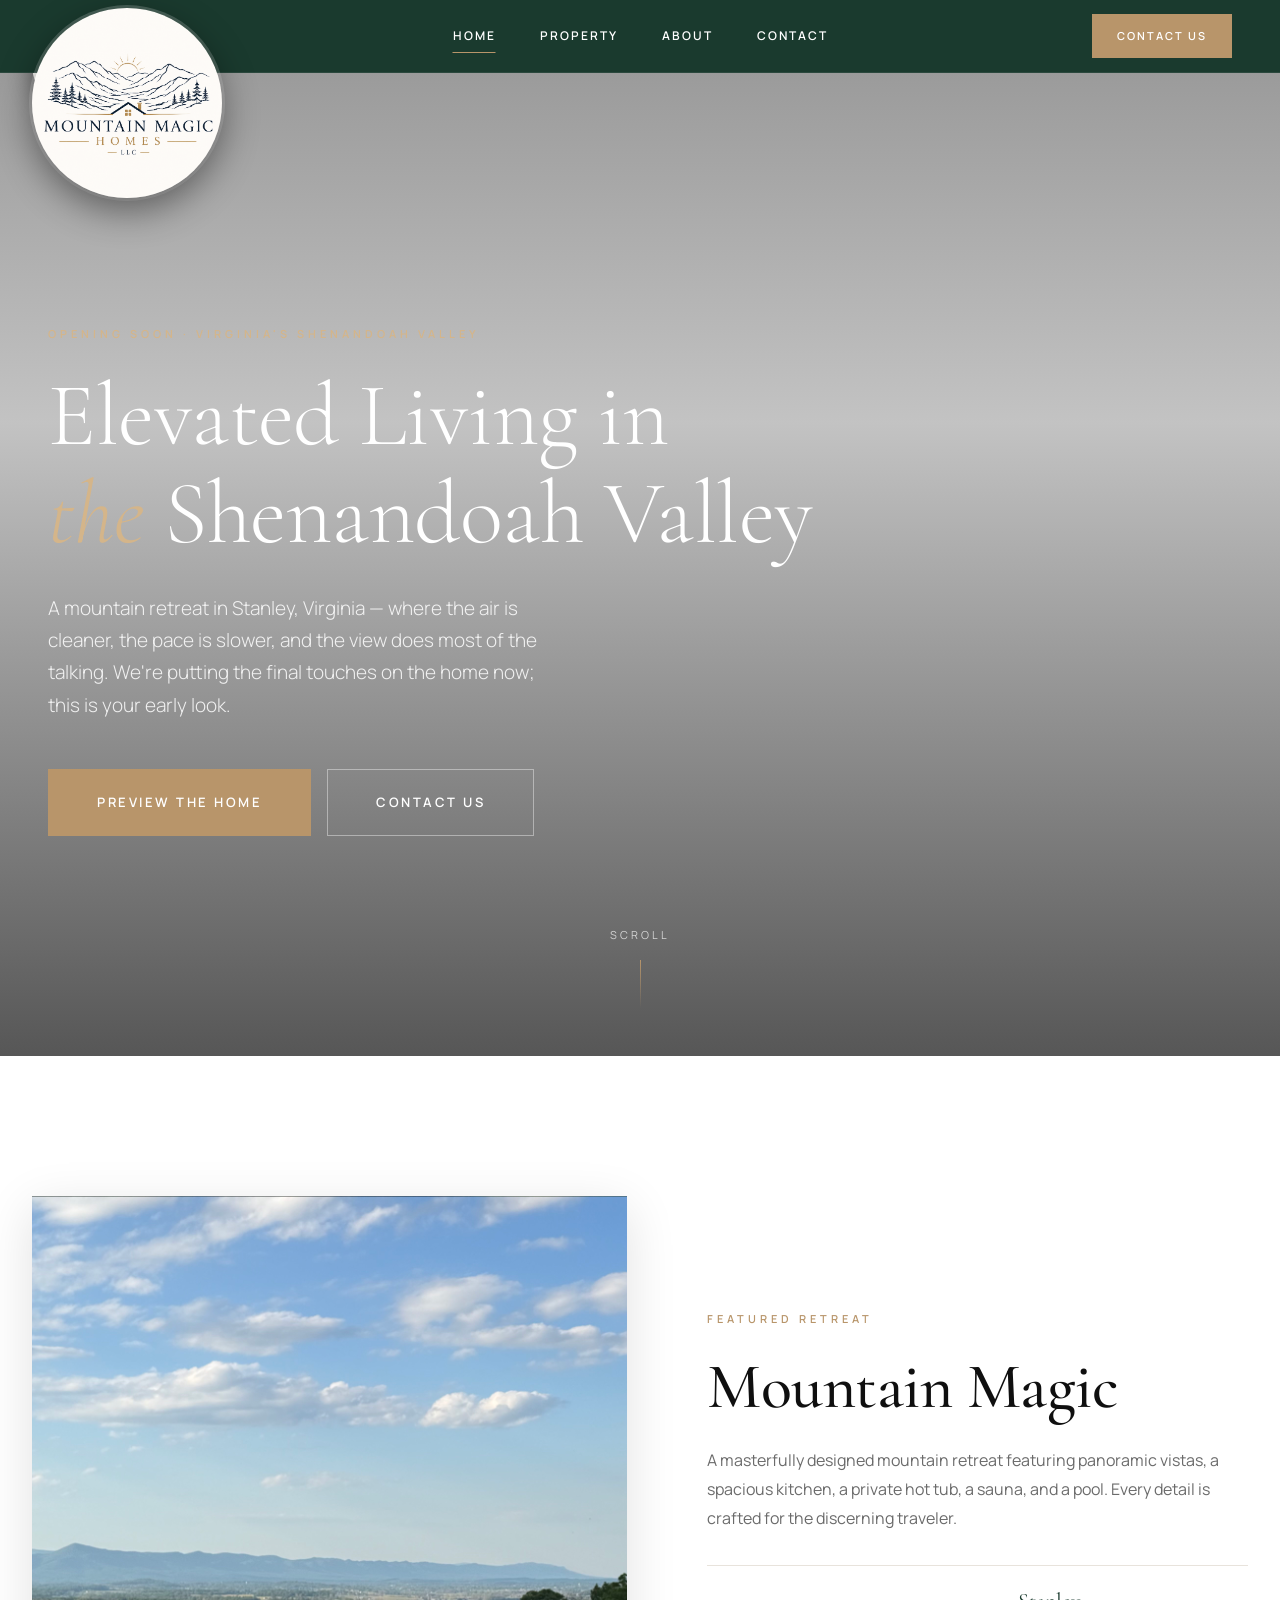
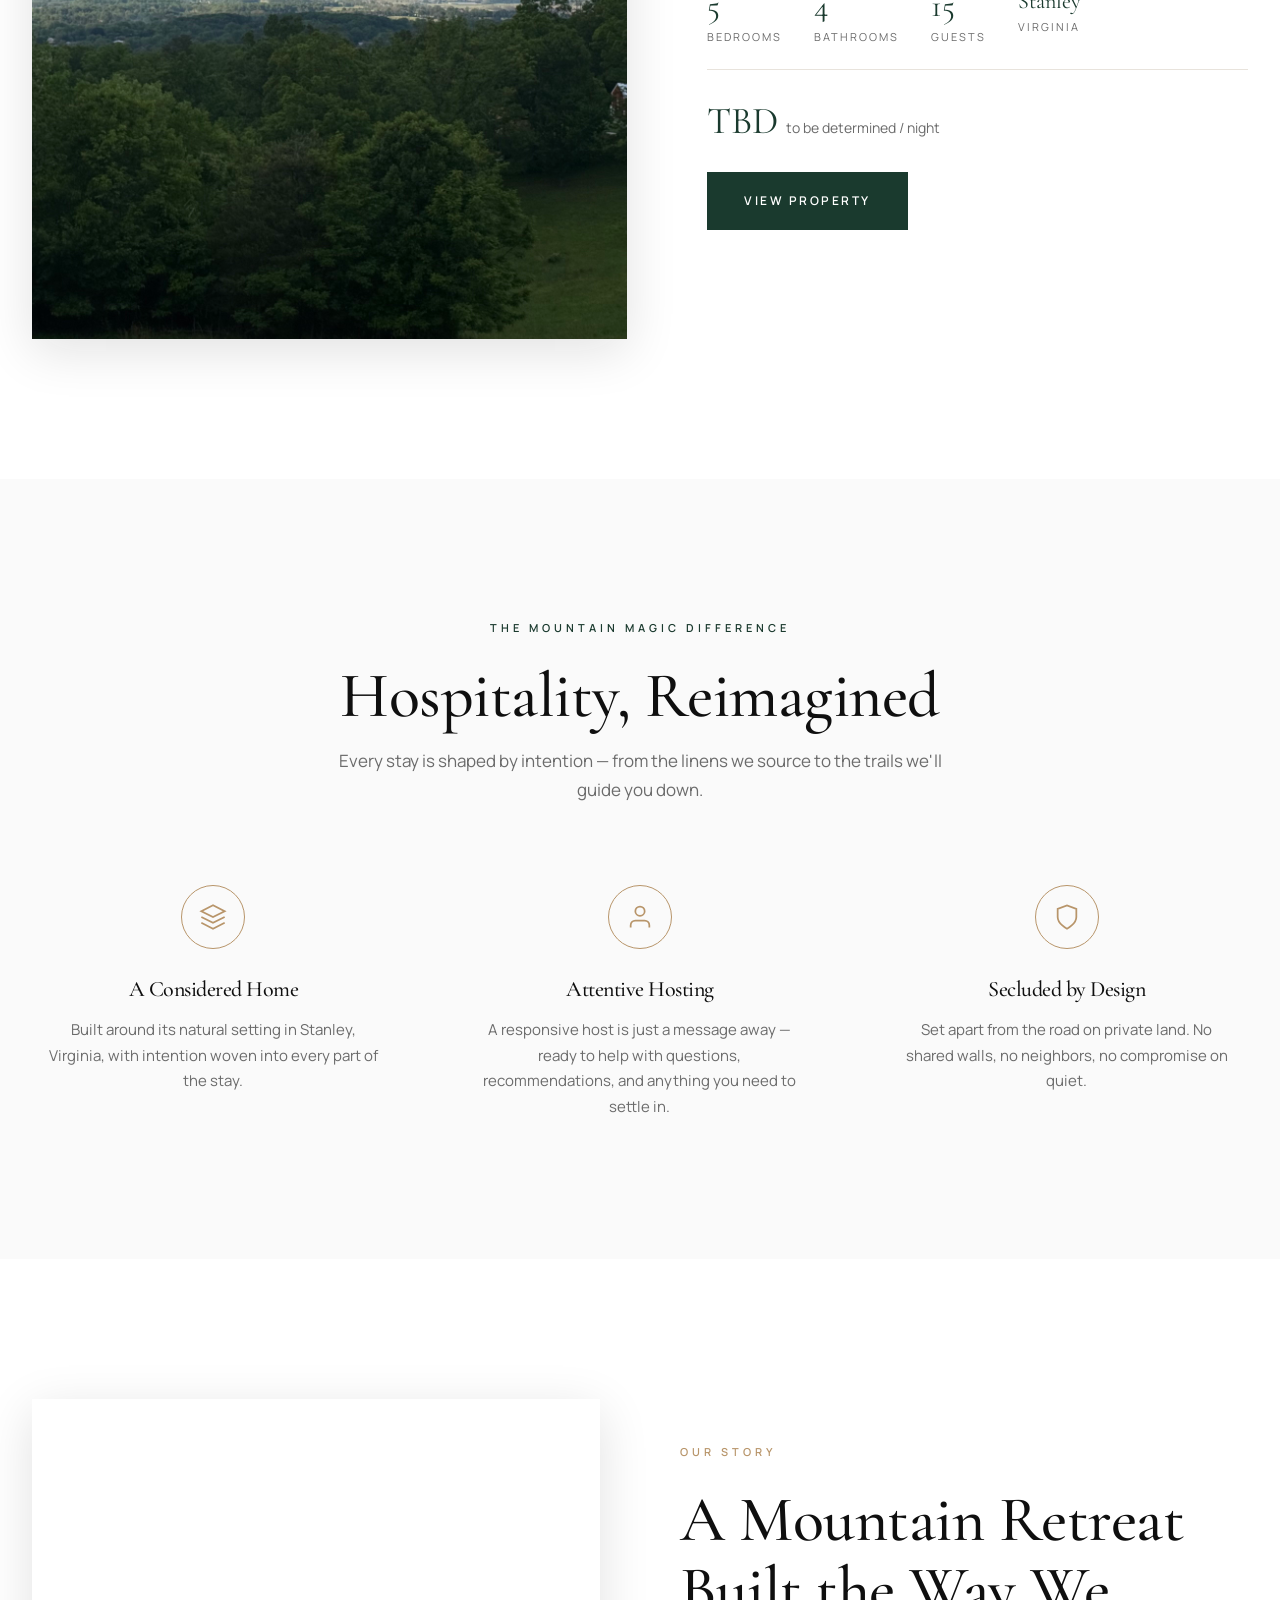
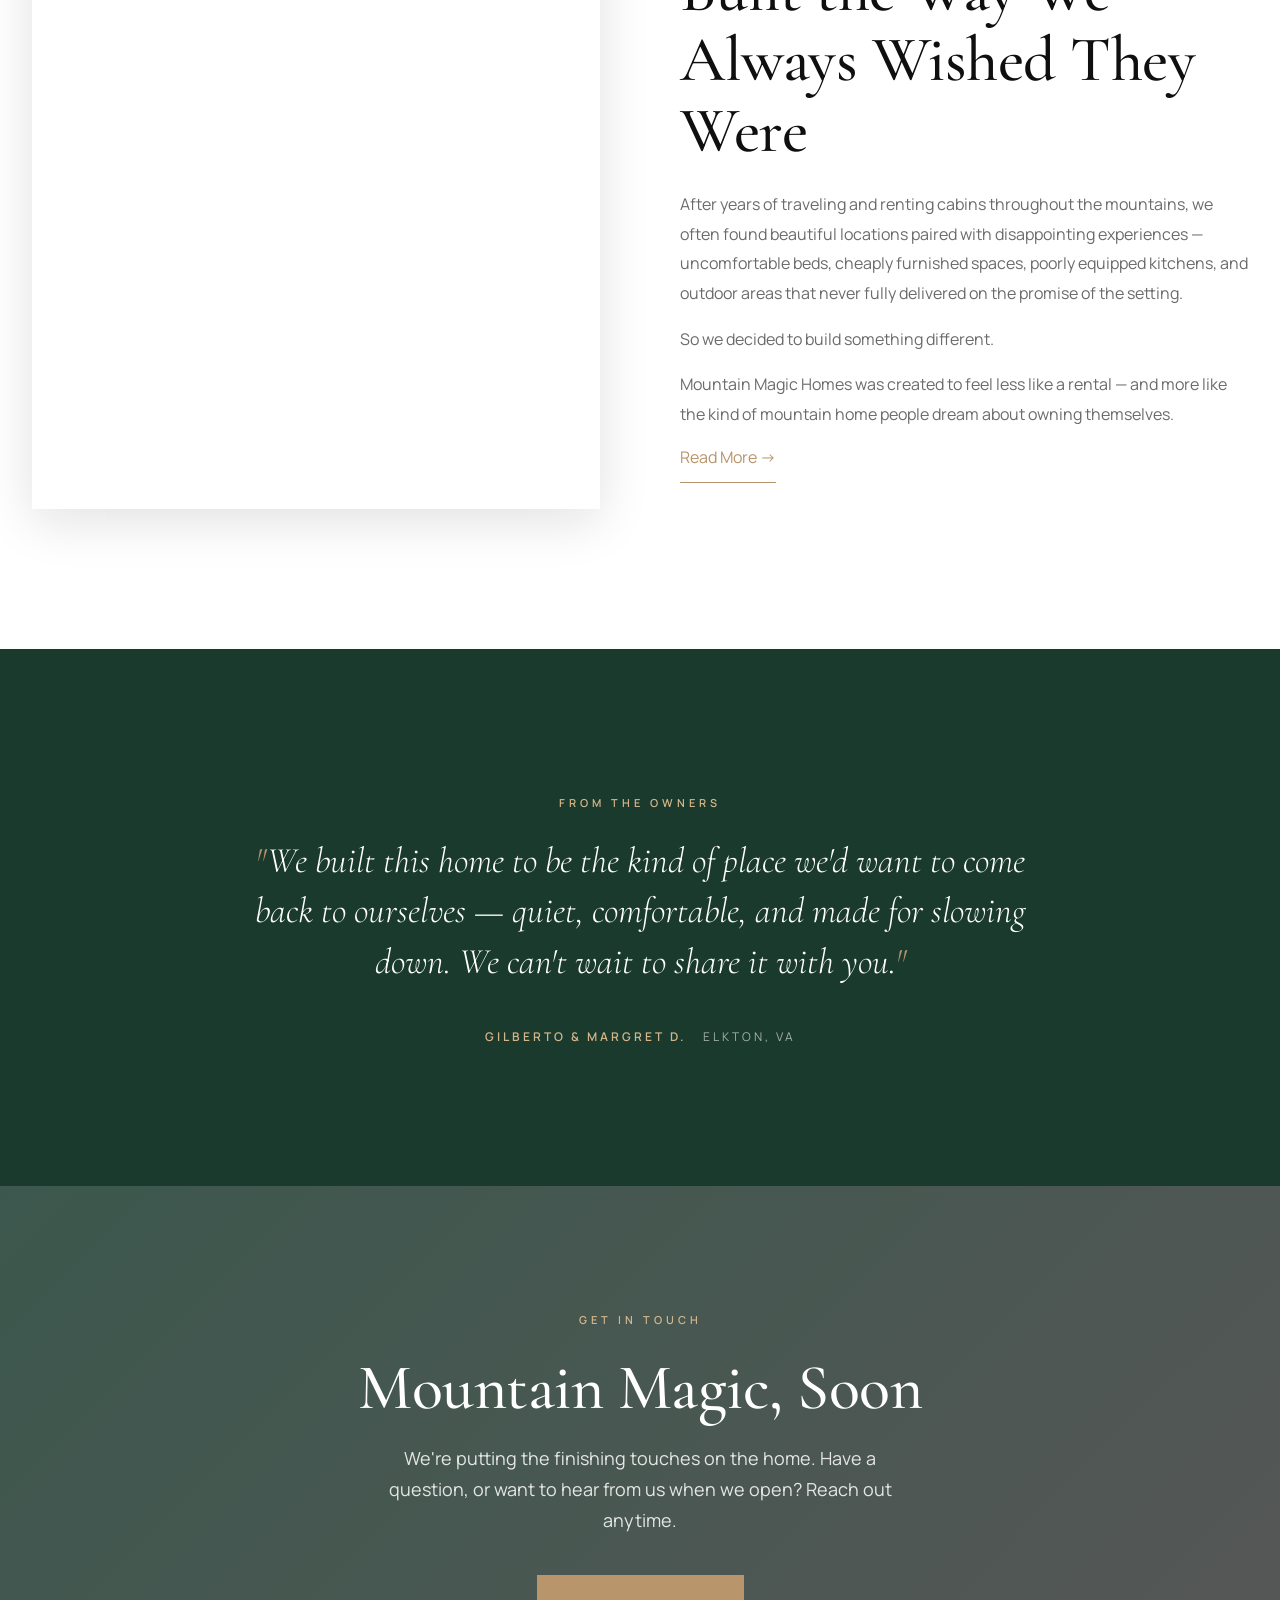
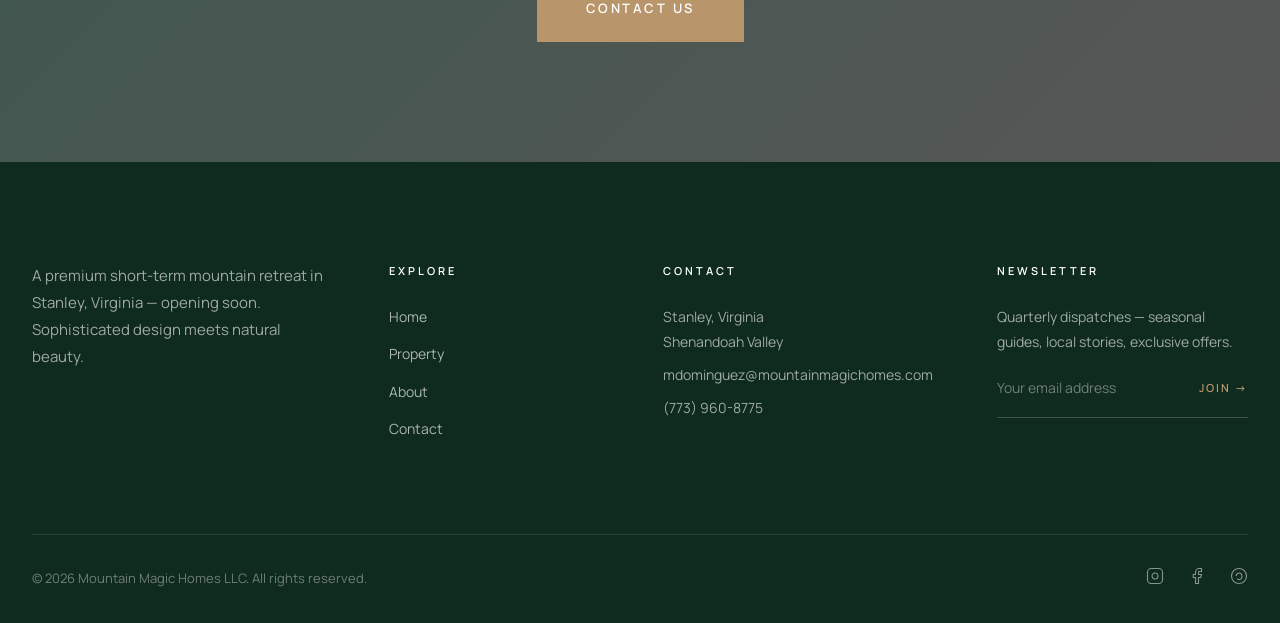
<file: index.html>
<!DOCTYPE html>
<html lang="en">
<head>
    <meta charset="UTF-8">
    <meta name="viewport" content="width=device-width, initial-scale=1.0">
    <title>Mountain Magic Homes — Elevated Mountain Living in the Shenandoah Valley</title>
    <meta name="description" content="Mountain Magic — a premium short-term mountain retreat in Stanley, Virginia. Private pool, sauna, hot tub, panoramic Shenandoah Valley views. Opening soon.">
    <link rel="preconnect" href="https://fonts.googleapis.com">
    <link rel="preconnect" href="https://fonts.gstatic.com" crossorigin>
    <link href="https://fonts.googleapis.com/css2?family=Cormorant+Garamond:ital,wght@0,300;0,400;0,500;0,600;1,400;1,500&family=Manrope:wght@300;400;500;600;700&display=swap" rel="stylesheet">
    <link rel="stylesheet" href="assets/css/styles.css?v=10">
</head>
<body>

<header class="site-header" id="header">
    <div class="header-inner">
        <a href="index.html" class="logo">
            <img src="assets/img/logo.png" alt="Mountain Magic Homes LLC" width="76" height="76">
        </a>
        <nav class="primary-nav">
            <a href="index.html" class="nav-link active">Home</a>
            <a href="properties.html" class="nav-link">Property</a>
            <a href="about.html" class="nav-link">About</a>
            <a href="contact.html" class="nav-link">Contact</a>
        </nav>
        <div class="header-actions">
            <a href="contact.html" class="btn btn-accent btn-sm">Contact Us</a>
        </div>
        <button class="menu-toggle" aria-label="Menu"><span></span><span></span><span></span></button>
    </div>
</header>

<!-- ==================== HERO ==================== -->
<section class="hero">
    <div class="hero-bg" style="background-image: url('https://cliffsliving.com/wp-content/uploads/2023/02/blueridgemountains-scaled-1.jpg');"></div>
    <div class="hero-content">
        <span class="eyebrow light">Opening Soon · Virginia's Shenandoah Valley</span>
        <h1>Elevated Living in<br><em>the</em> Shenandoah Valley</h1>
        <p class="hero-description">A mountain retreat in Stanley, Virginia — where the air is cleaner, the pace is slower, and the view does most of the talking. We're putting the final touches on the home now; this is your early look.</p>
        <div class="hero-buttons">
            <a href="properties.html" class="btn btn-accent btn-lg">Preview the Home</a>
            <a href="contact.html" class="btn btn-outline btn-lg">Contact Us</a>
        </div>
    </div>
    <div class="scroll-indicator">Scroll</div>
</section>

<!-- ==================== FEATURED PROPERTY ==================== -->
<section>
    <div class="container">
        <div class="feature-split">
            <div class="feature-image-wrap">
                <div class="feature-image" style="background-image: url('assets/img/property-view.jpg');"></div>
            </div>
            <div class="feature-content">
                <span class="eyebrow">Featured Retreat</span>
                <h2>Mountain Magic</h2>
                <p>A masterfully designed mountain retreat featuring panoramic vistas, a spacious kitchen, a private hot tub, a sauna, and a pool. Every detail is crafted for the discerning traveler.</p>
                <div class="feature-meta">
                    <div class="feature-meta-item"><span class="num">5</span><span class="label">Bedrooms</span></div>
                    <div class="feature-meta-item"><span class="num">4</span><span class="label">Bathrooms</span></div>
                    <div class="feature-meta-item"><span class="num">15</span><span class="label">Guests</span></div>
                    <div class="feature-meta-item"><span class="num" style="font-size:22px;">Stanley</span><span class="label">Virginia</span></div>
                </div>
                <div class="feature-price">
                    <span class="amount" style="font-size:38px;">TBD</span>
                    <span class="unit">to be determined / night</span>
                </div>
                <a href="alpine-vista-lodge.html" class="btn btn-dark">View Property</a>
            </div>
        </div>
    </div>
</section>

<!-- ==================== WHY US ==================== -->
<section class="bg-light">
    <div class="container">
        <span class="eyebrow dark" style="display:block;text-align:center;">The Mountain Magic Difference</span>
        <h2 class="section-title">Hospitality, Reimagined</h2>
        <p class="section-subtitle">Every stay is shaped by intention — from the linens we source to the trails we'll guide you down.</p>
        <div class="value-grid">
            <div class="value-item">
                <div class="value-icon">
                    <svg viewBox="0 0 24 24" fill="none" stroke="currentColor" stroke-width="1.5"><path d="M12 2L2 7l10 5 10-5-10-5z"/><path d="M2 17l10 5 10-5"/><path d="M2 12l10 5 10-5"/></svg>
                </div>
                <h3>A Considered Home</h3>
                <p>Built around its natural setting in Stanley, Virginia, with intention woven into every part of the stay.</p>
            </div>
            <div class="value-item">
                <div class="value-icon">
                    <svg viewBox="0 0 24 24" fill="none" stroke="currentColor" stroke-width="1.5"><path d="M20 21v-2a4 4 0 00-4-4H8a4 4 0 00-4 4v2"/><circle cx="12" cy="7" r="4"/></svg>
                </div>
                <h3>Attentive Hosting</h3>
                <p>A responsive host is just a message away — ready to help with questions, recommendations, and anything you need to settle in.</p>
            </div>
            <div class="value-item">
                <div class="value-icon">
                    <svg viewBox="0 0 24 24" fill="none" stroke="currentColor" stroke-width="1.5"><path d="M12 22s8-4 8-10V5l-8-3-8 3v7c0 6 8 10 8 10z"/></svg>
                </div>
                <h3>Secluded by Design</h3>
                <p>Set apart from the road on private land. No shared walls, no neighbors, no compromise on quiet.</p>
            </div>
        </div>
    </div>
</section>

<!-- ==================== ABOUT TEASER ==================== -->
<section>
    <div class="container">
        <div class="story-split">
            <div class="img" style="background-image: url('https://res.cloudinary.com/simpleview/image/upload/v1743208362/clients/jacksoncountync/download_9__d2cad296-ef47-4796-9720-15afe75395fa.png');"></div>
            <div>
                <span class="eyebrow">Our Story</span>
                <h2>A Mountain Retreat Built the Way We Always Wished They Were</h2>
                <p>After years of traveling and renting cabins throughout the mountains, we often found beautiful locations paired with disappointing experiences — uncomfortable beds, cheaply furnished spaces, poorly equipped kitchens, and outdoor areas that never fully delivered on the promise of the setting.</p>
                <p>So we decided to build something different.</p>
                <p>Mountain Magic Homes was created to feel less like a rental — and more like the kind of mountain home people dream about owning themselves.</p>
                <a href="about.html" class="btn-ghost">Read More →</a>
            </div>
        </div>
    </div>
</section>

<!-- ==================== TESTIMONIAL ==================== -->
<section class="bg-dark">
    <div class="container">
        <div class="testimonial-wrap">
            <span class="eyebrow light">From the Owners</span>
            <p class="testimonial-quote">We built this home to be the kind of place we'd want to come back to ourselves — quiet, comfortable, and made for slowing down. We can't wait to share it with you.</p>
            <div class="testimonial-author">Gilberto &amp; Margret D. <span>Elkton, VA</span></div>
        </div>
    </div>
</section>

<!-- ==================== CTA STRIP ==================== -->
<section class="cta-strip">
    <div class="cta-strip-bg" style="background-image: url('https://www.travelandleisure.com/thmb/iP4NuAF6dAnz0bYsGClJl-4XbYk=/1500x0/filters:no_upscale():max_bytes(150000):strip_icc()/smoky-mountain-national-park-BLUERDGEMTNS0422-4ab8f618ff554660b93d339000cc66aa.jpg');"></div>
    <div class="container">
        <span class="eyebrow light">Get In Touch</span>
        <h2>Mountain Magic, Soon</h2>
        <p>We're putting the finishing touches on the home. Have a question, or want to hear from us when we open? Reach out anytime.</p>
        <a href="contact.html" class="btn btn-accent btn-lg">Contact Us</a>
    </div>
</section>

<!-- ==================== FOOTER ==================== -->
<footer class="site-footer">
    <div class="container">
        <div class="footer-grid">
            <div class="footer-brand">
                <a href="index.html" class="logo">
                    <img src="assets/img/logo.png" alt="Mountain Magic Homes LLC" width="76" height="76">
                </a>
                <p>A premium short-term mountain retreat in Stanley, Virginia — opening soon. Sophisticated design meets natural beauty.</p>
            </div>
            <div class="footer-col">
                <h5>Explore</h5>
                <ul>
                    <li><a href="index.html">Home</a></li>
                    <li><a href="properties.html">Property</a></li>
                    <li><a href="about.html">About</a></li>
                    <li><a href="contact.html">Contact</a></li>
                </ul>
            </div>
            <div class="footer-col">
                <h5>Contact</h5>
                <p>Stanley, Virginia<br>Shenandoah Valley</p>
                <p><a href="mailto:mdominguez@mountainmagichomes.com" style="color:inherit;">mdominguez@mountainmagichomes.com</a></p>
                <p><a href="tel:+17739608775" style="color:inherit;">(773) 960-8775</a></p>
            </div>
            <div class="footer-col">
                <h5>Newsletter</h5>
                <p>Quarterly dispatches — seasonal guides, local stories, exclusive offers.</p>
                <form class="newsletter-form" onsubmit="event.preventDefault();">
                    <input type="email" placeholder="Your email address">
                    <button type="submit">Join →</button>
                </form>
            </div>
        </div>
        <div class="footer-bottom">
            <span>© 2026 Mountain Magic Homes LLC. All rights reserved.</span>
            <div class="footer-socials">
                <a href="#" aria-label="Instagram"><svg viewBox="0 0 24 24" fill="none" stroke="currentColor" stroke-width="1.5"><rect x="2" y="2" width="20" height="20" rx="5"/><path d="M16 11.37A4 4 0 1112.63 8 4 4 0 0116 11.37z"/><line x1="17.5" y1="6.5" x2="17.51" y2="6.5"/></svg></a>
                <a href="#" aria-label="Facebook"><svg viewBox="0 0 24 24" fill="none" stroke="currentColor" stroke-width="1.5"><path d="M18 2h-3a5 5 0 00-5 5v3H7v4h3v8h4v-8h3l1-4h-4V7a1 1 0 011-1h3z"/></svg></a>
                <a href="#" aria-label="Pinterest"><svg viewBox="0 0 24 24" fill="none" stroke="currentColor" stroke-width="1.5"><circle cx="12" cy="12" r="10"/><path d="M8 12s1-4 4-4 4 3 4 5-2 4-4 4-2-2-2-2"/></svg></a>
            </div>
        </div>
    </div>
</footer>

<script src="assets/js/main.js"></script>
</body>
</html>
</file>
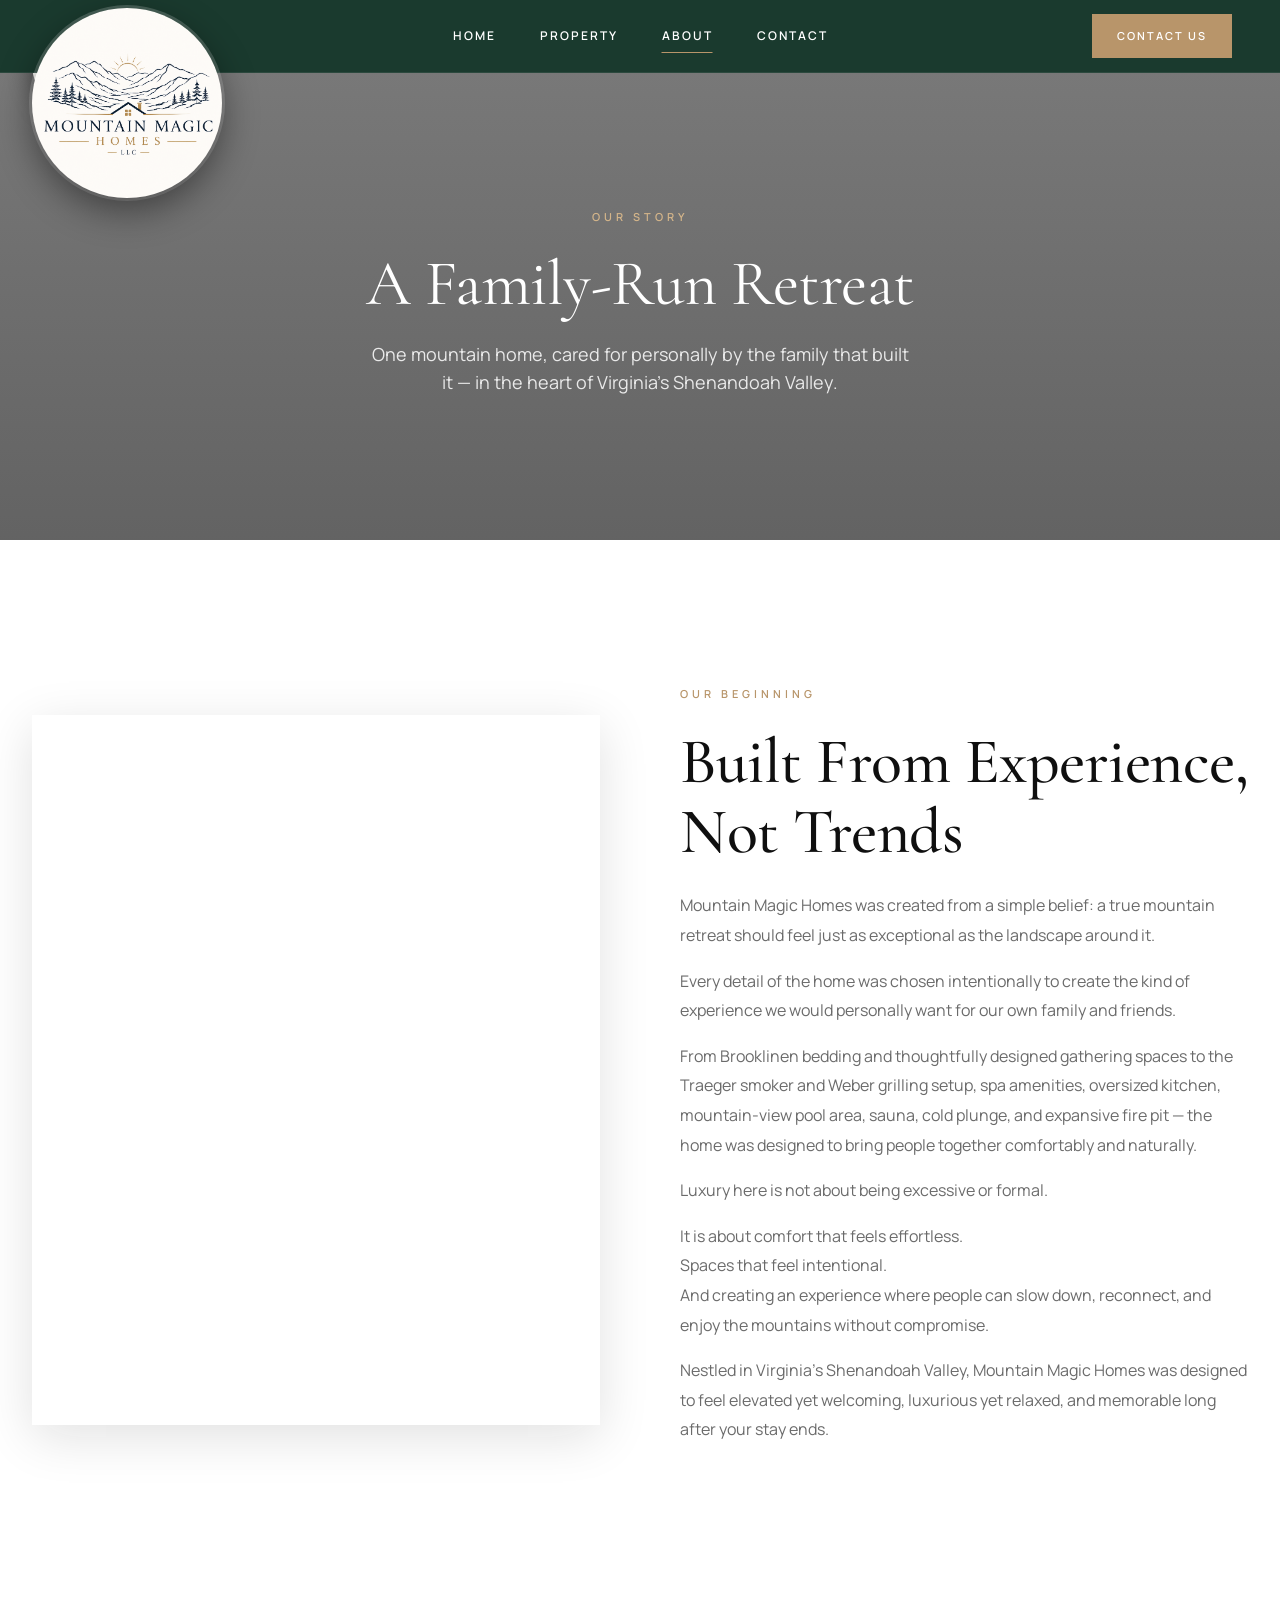
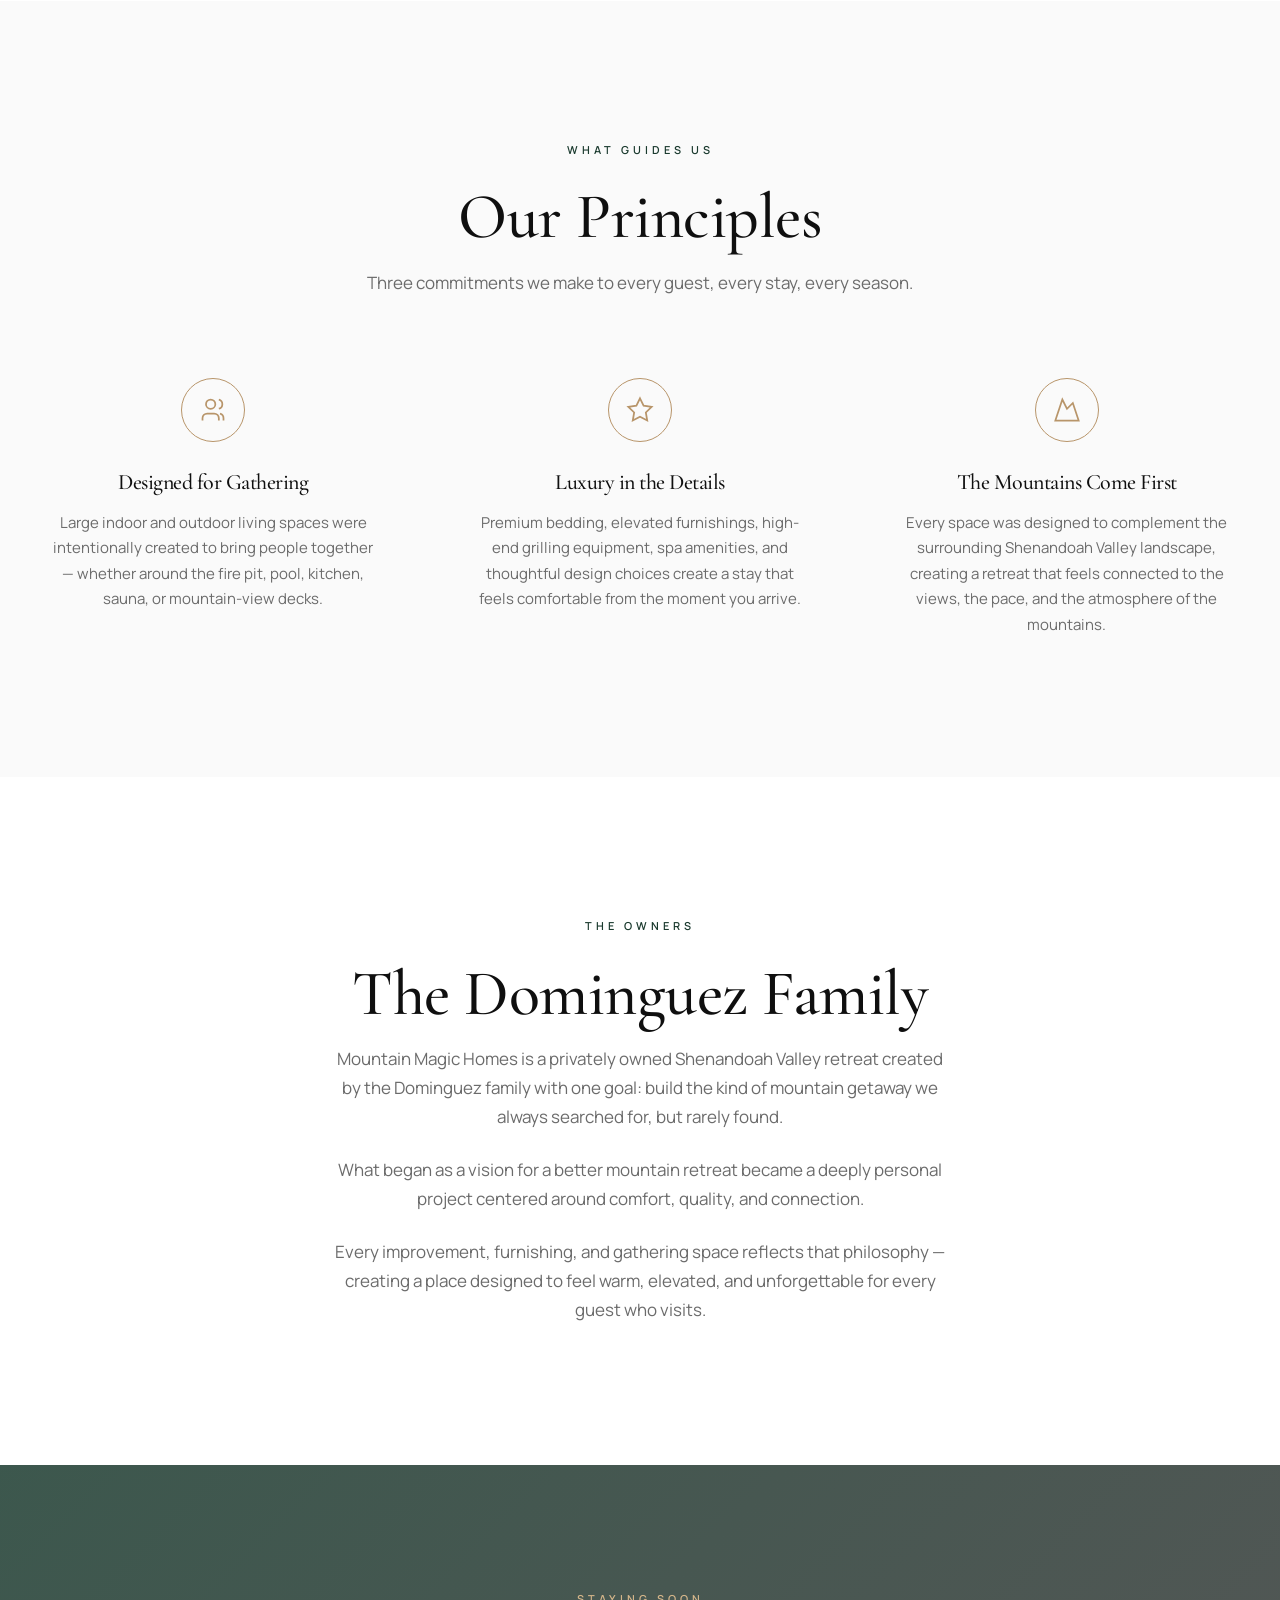
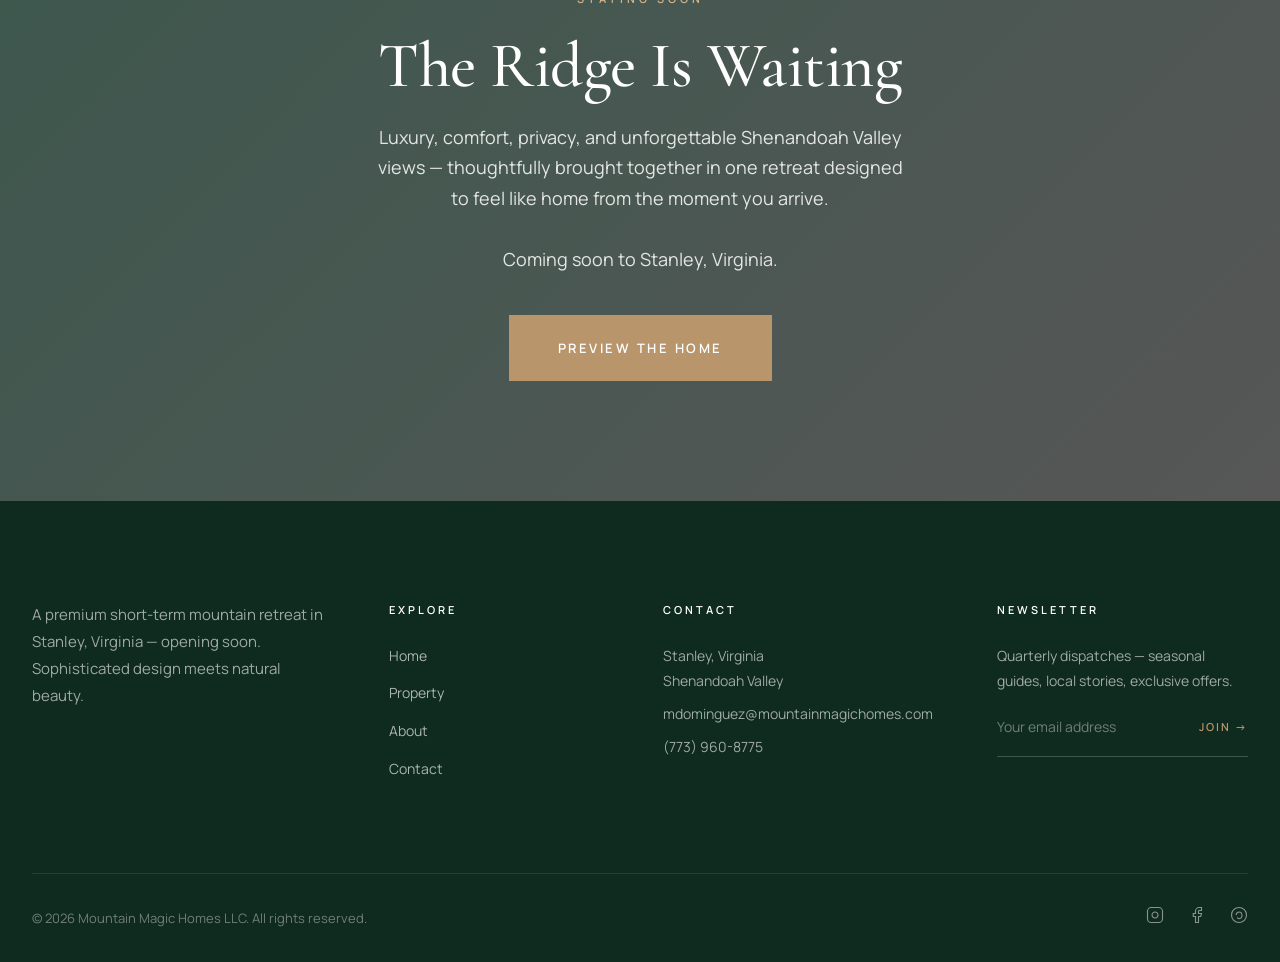
<file: about.html>
<!DOCTYPE html>
<html lang="en">
<head>
    <meta charset="UTF-8">
    <meta name="viewport" content="width=device-width, initial-scale=1.0">
    <title>About — Mountain Magic Homes</title>
    <link rel="preconnect" href="https://fonts.googleapis.com">
    <link rel="preconnect" href="https://fonts.gstatic.com" crossorigin>
    <link href="https://fonts.googleapis.com/css2?family=Cormorant+Garamond:ital,wght@0,300;0,400;0,500;0,600;1,400;1,500&family=Manrope:wght@300;400;500;600;700&display=swap" rel="stylesheet">
    <link rel="stylesheet" href="assets/css/styles.css?v=10">
</head>
<body>

<header class="site-header" id="header">
    <div class="header-inner">
        <a href="index.html" class="logo">
            <img src="assets/img/logo.png" alt="Mountain Magic Homes LLC" width="76" height="76">
        </a>
        <nav class="primary-nav">
            <a href="index.html" class="nav-link">Home</a>
            <a href="properties.html" class="nav-link">Property</a>
            <a href="about.html" class="nav-link active">About</a>
            <a href="contact.html" class="nav-link">Contact</a>
        </nav>
        <div class="header-actions">
            <a href="contact.html" class="btn btn-accent btn-sm">Contact Us</a>
        </div>
        <button class="menu-toggle" aria-label="Menu"><span></span><span></span><span></span></button>
    </div>
</header>

<!-- ==================== PAGE HERO ==================== -->
<section class="page-hero">
    <div class="page-hero-bg" style="background-image: url('https://t3.ftcdn.net/jpg/04/15/15/64/360_F_415156437_VNwaQnydu0FRpG4jAmndvbqspNIoIard.jpg');"></div>
    <div class="page-hero-content">
        <span class="eyebrow light">Our Story</span>
        <h1>A Family-Run Retreat</h1>
        <p>One mountain home, cared for personally by the family that built it — in the heart of Virginia's Shenandoah Valley.</p>
    </div>
</section>

<!-- ==================== STORY ==================== -->
<section>
    <div class="container">
        <div class="story-split">
            <div class="img" style="background-image: url('https://res.cloudinary.com/simpleview/image/upload/v1643036060/clients/virginia/CN20111003V_001_6e086dca-bd54-4993-94c5-0bb9eee28ade.jpg');"></div>
            <div>
                <span class="eyebrow">Our Beginning</span>
                <h2>Built From Experience, Not Trends</h2>
                <p>Mountain Magic Homes was created from a simple belief: a true mountain retreat should feel just as exceptional as the landscape around it.</p>
                <p>Every detail of the home was chosen intentionally to create the kind of experience we would personally want for our own family and friends.</p>
                <p>From Brooklinen bedding and thoughtfully designed gathering spaces to the Traeger smoker and Weber grilling setup, spa amenities, oversized kitchen, mountain-view pool area, sauna, cold plunge, and expansive fire pit — the home was designed to bring people together comfortably and naturally.</p>
                <p>Luxury here is not about being excessive or formal.</p>
                <p>It is about comfort that feels effortless.<br>Spaces that feel intentional.<br>And creating an experience where people can slow down, reconnect, and enjoy the mountains without compromise.</p>
                <p>Nestled in Virginia's Shenandoah Valley, Mountain Magic Homes was designed to feel elevated yet welcoming, luxurious yet relaxed, and memorable long after your stay ends.</p>
            </div>
        </div>
    </div>
</section>

<!-- ==================== VALUES ==================== -->
<section class="bg-light">
    <div class="container">
        <span class="eyebrow dark" style="display:block;text-align:center;">What Guides Us</span>
        <h2 class="section-title">Our Principles</h2>
        <p class="section-subtitle">Three commitments we make to every guest, every stay, every season.</p>
        <div class="value-grid">
            <div class="value-item">
                <div class="value-icon"><svg viewBox="0 0 24 24" fill="none" stroke="currentColor" stroke-width="1.5"><path d="M17 21v-2a4 4 0 00-4-4H7a4 4 0 00-4 4v2"/><circle cx="10" cy="7" r="4"/><path d="M21 21v-2a4 4 0 00-3-3.87"/><path d="M17 3.13a4 4 0 010 7.75"/></svg></div>
                <h3>Designed for Gathering</h3>
                <p>Large indoor and outdoor living spaces were intentionally created to bring people together — whether around the fire pit, pool, kitchen, sauna, or mountain-view decks.</p>
            </div>
            <div class="value-item">
                <div class="value-icon"><svg viewBox="0 0 24 24" fill="none" stroke="currentColor" stroke-width="1.5"><polygon points="12 2 15.09 8.26 22 9.27 17 14.14 18.18 21.02 12 17.77 5.82 21.02 7 14.14 2 9.27 8.91 8.26 12 2"/></svg></div>
                <h3>Luxury in the Details</h3>
                <p>Premium bedding, elevated furnishings, high-end grilling equipment, spa amenities, and thoughtful design choices create a stay that feels comfortable from the moment you arrive.</p>
            </div>
            <div class="value-item">
                <div class="value-icon"><svg viewBox="0 0 24 24" fill="none" stroke="currentColor" stroke-width="1.5"><path d="m8 3 4 8 5-5 5 15H2L8 3z"/></svg></div>
                <h3>The Mountains Come First</h3>
                <p>Every space was designed to complement the surrounding Shenandoah Valley landscape, creating a retreat that feels connected to the views, the pace, and the atmosphere of the mountains.</p>
            </div>
        </div>
    </div>
</section>

<!-- ==================== OWNERS ==================== -->
<section>
    <div class="container" style="max-width:760px;text-align:center;">
        <span class="eyebrow dark" style="display:block;">The Owners</span>
        <h2 class="section-title">The Dominguez Family</h2>
        <p class="section-subtitle" style="margin-bottom:24px;">Mountain Magic Homes is a privately owned Shenandoah Valley retreat created by the Dominguez family with one goal: build the kind of mountain getaway we always searched for, but rarely found.</p>
        <p class="section-subtitle" style="margin-bottom:24px;">What began as a vision for a better mountain retreat became a deeply personal project centered around comfort, quality, and connection.</p>
        <p class="section-subtitle" style="margin-bottom:0;">Every improvement, furnishing, and gathering space reflects that philosophy — creating a place designed to feel warm, elevated, and unforgettable for every guest who visits.</p>
    </div>
</section>

<!-- ==================== CTA ==================== -->
<section class="cta-strip">
    <div class="cta-strip-bg" style="background-image: url('https://blueridgerentals.icnd-cdn.com/images/homeslideshow/blue-ridge-mountain-rentals-summer.jpg');"></div>
    <div class="container">
        <span class="eyebrow light">Staying Soon</span>
        <h2>The Ridge Is Waiting</h2>
        <p>Luxury, comfort, privacy, and unforgettable Shenandoah Valley views — thoughtfully brought together in one retreat designed to feel like home from the moment you arrive.<br><br>Coming soon to Stanley, Virginia.</p>
        <a href="properties.html" class="btn btn-accent btn-lg">Preview the Home</a>
    </div>
</section>

<!-- ==================== FOOTER ==================== -->
<footer class="site-footer">
    <div class="container">
        <div class="footer-grid">
            <div class="footer-brand">
                <a href="index.html" class="logo">
                    <img src="assets/img/logo.png" alt="Mountain Magic Homes LLC" width="76" height="76">
                </a>
                <p>A premium short-term mountain retreat in Stanley, Virginia — opening soon. Sophisticated design meets natural beauty.</p>
            </div>
            <div class="footer-col">
                <h5>Explore</h5>
                <ul>
                    <li><a href="index.html">Home</a></li>
                    <li><a href="properties.html">Property</a></li>
                    <li><a href="about.html">About</a></li>
                    <li><a href="contact.html">Contact</a></li>
                </ul>
            </div>
            <div class="footer-col">
                <h5>Contact</h5>
                <p>Stanley, Virginia<br>Shenandoah Valley</p>
                <p><a href="mailto:mdominguez@mountainmagichomes.com" style="color:inherit;">mdominguez@mountainmagichomes.com</a></p>
                <p><a href="tel:+17739608775" style="color:inherit;">(773) 960-8775</a></p>
            </div>
            <div class="footer-col">
                <h5>Newsletter</h5>
                <p>Quarterly dispatches — seasonal guides, local stories, exclusive offers.</p>
                <form class="newsletter-form" onsubmit="event.preventDefault();">
                    <input type="email" placeholder="Your email address">
                    <button type="submit">Join →</button>
                </form>
            </div>
        </div>
        <div class="footer-bottom">
            <span>© 2026 Mountain Magic Homes LLC. All rights reserved.</span>
            <div class="footer-socials">
                <a href="#" aria-label="Instagram"><svg viewBox="0 0 24 24" fill="none" stroke="currentColor" stroke-width="1.5"><rect x="2" y="2" width="20" height="20" rx="5"/><path d="M16 11.37A4 4 0 1112.63 8 4 4 0 0116 11.37z"/><line x1="17.5" y1="6.5" x2="17.51" y2="6.5"/></svg></a>
                <a href="#" aria-label="Facebook"><svg viewBox="0 0 24 24" fill="none" stroke="currentColor" stroke-width="1.5"><path d="M18 2h-3a5 5 0 00-5 5v3H7v4h3v8h4v-8h3l1-4h-4V7a1 1 0 011-1h3z"/></svg></a>
                <a href="#" aria-label="Pinterest"><svg viewBox="0 0 24 24" fill="none" stroke="currentColor" stroke-width="1.5"><circle cx="12" cy="12" r="10"/><path d="M8 12s1-4 4-4 4 3 4 5-2 4-4 4-2-2-2-2"/></svg></a>
            </div>
        </div>
    </div>
</footer>

<script src="assets/js/main.js"></script>
</body>
</html>
</file>
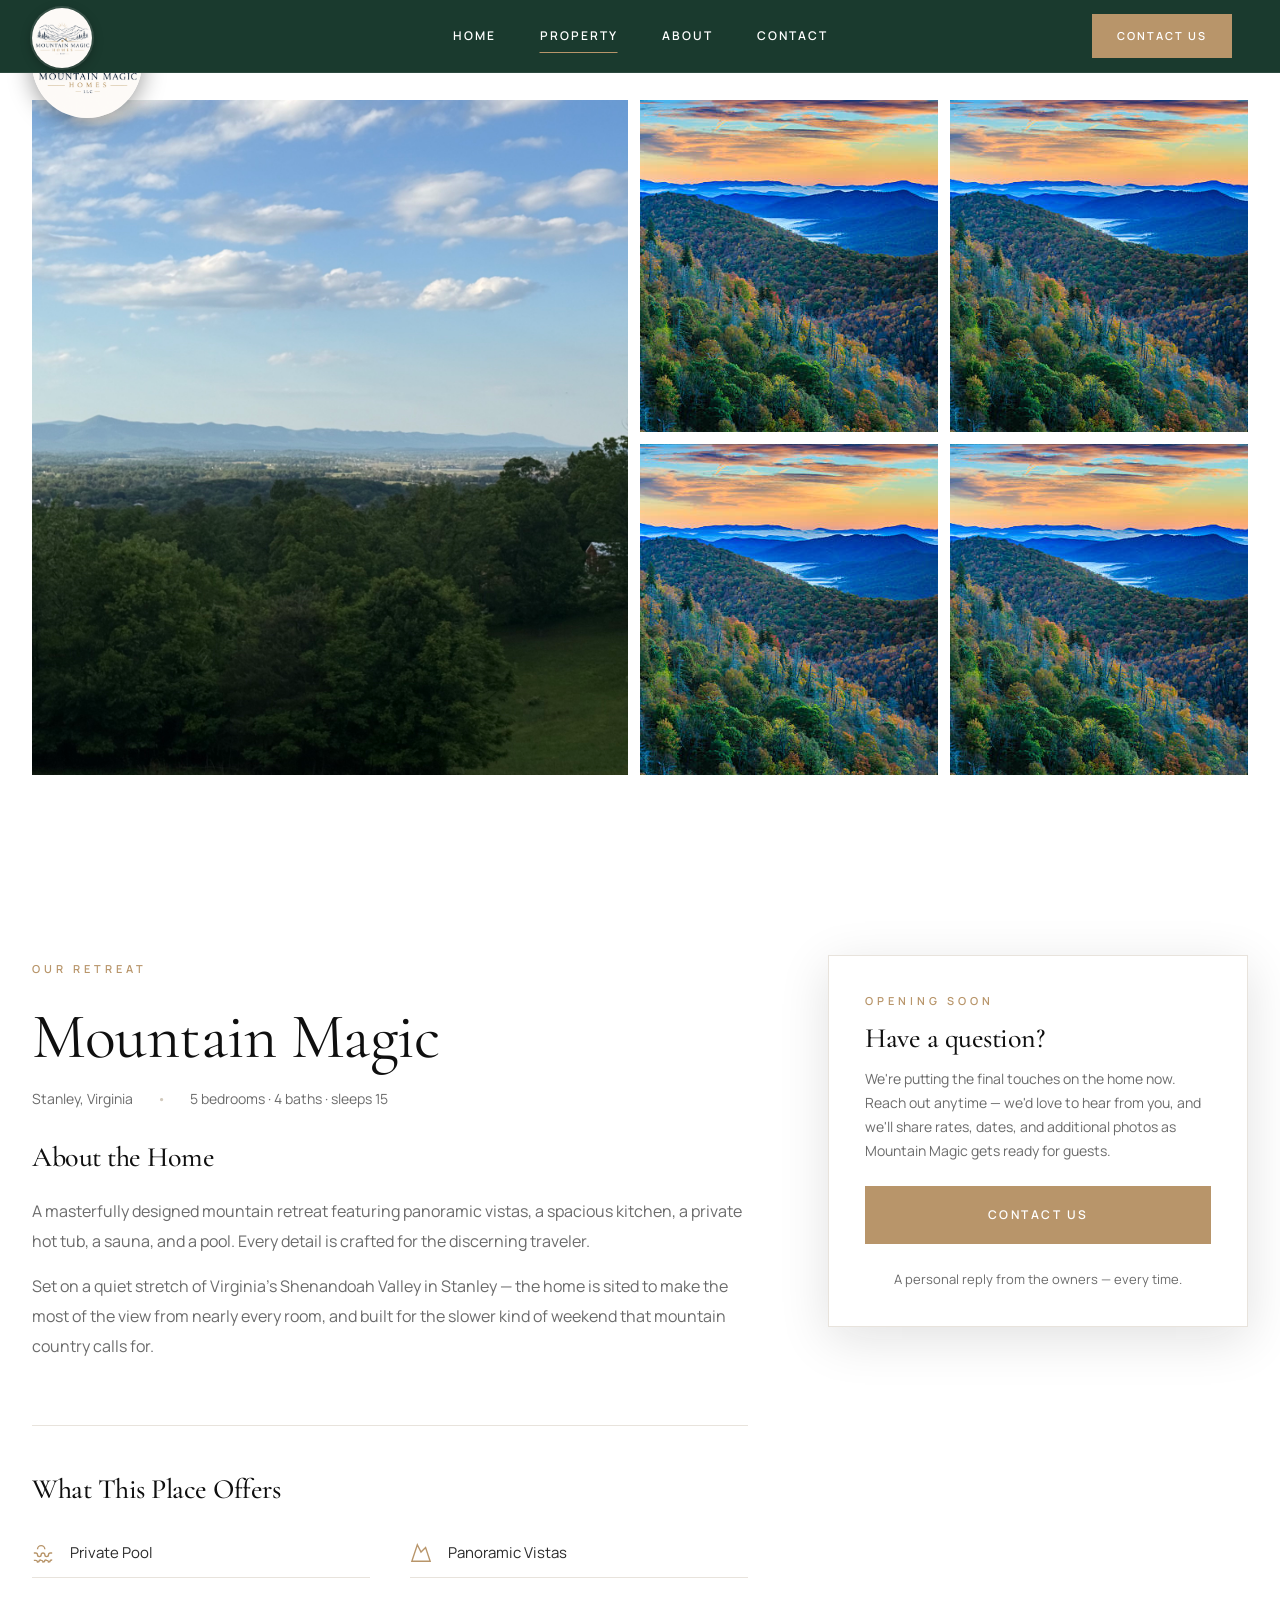
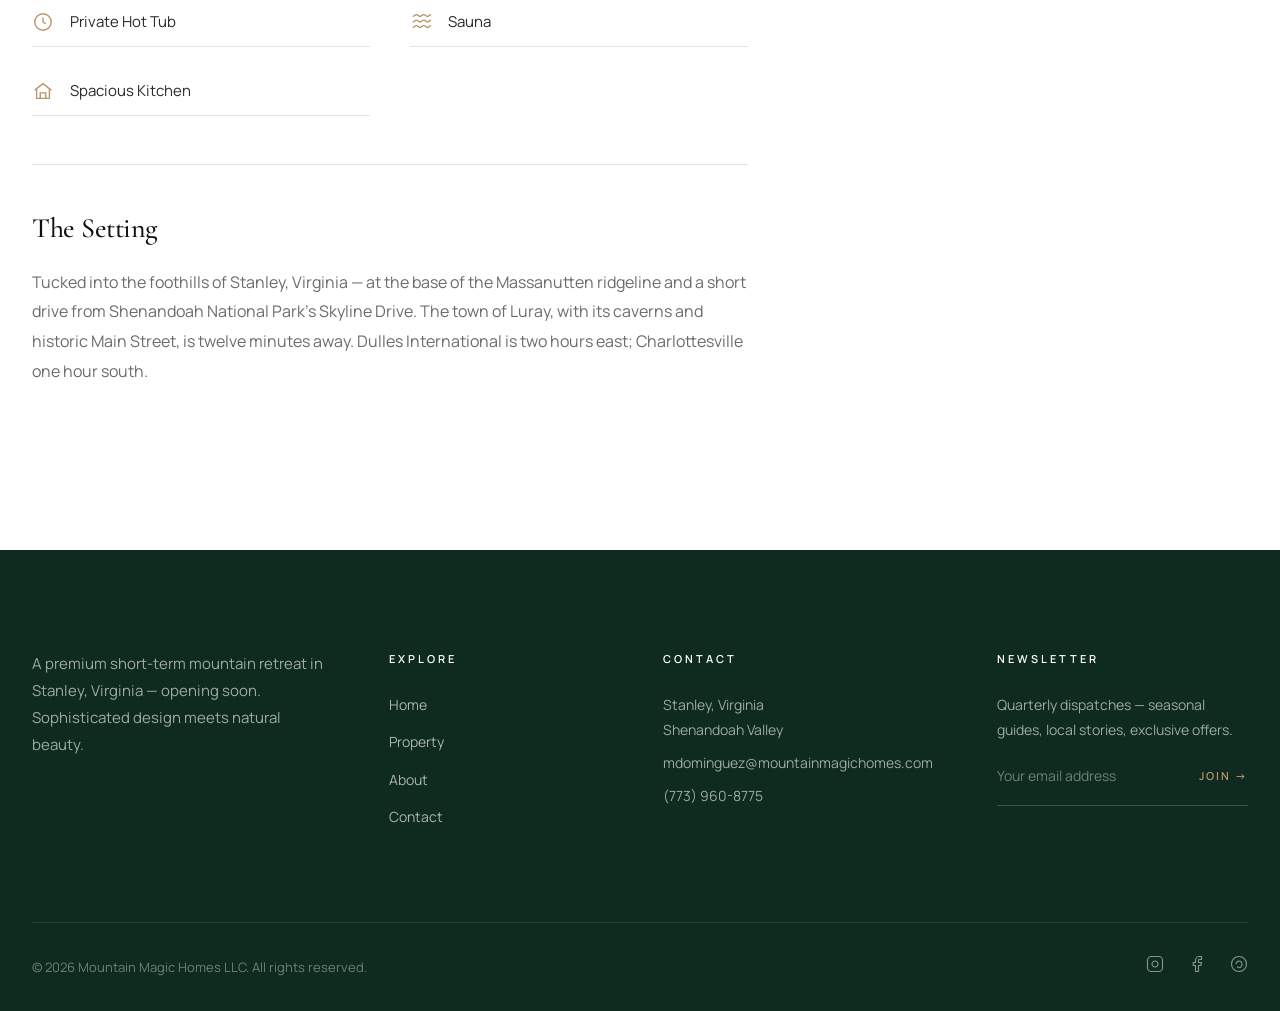
<file: alpine-vista-lodge.html>
<!DOCTYPE html>
<html lang="en">
<head>
    <meta charset="UTF-8">
    <meta name="viewport" content="width=device-width, initial-scale=1.0">
    <title>Mountain Magic — A Shenandoah Valley Retreat</title>
    <link rel="preconnect" href="https://fonts.googleapis.com">
    <link rel="preconnect" href="https://fonts.gstatic.com" crossorigin>
    <link href="https://fonts.googleapis.com/css2?family=Cormorant+Garamond:ital,wght@0,300;0,400;0,500;0,600;1,400;1,500&family=Manrope:wght@300;400;500;600;700&display=swap" rel="stylesheet">
    <link rel="stylesheet" href="assets/css/styles.css?v=10">
</head>
<body>

<header class="site-header solid" id="header">
    <div class="header-inner">
        <a href="index.html" class="logo">
            <img src="assets/img/logo.png" alt="Mountain Magic Homes LLC" width="76" height="76">
        </a>
        <nav class="primary-nav">
            <a href="index.html" class="nav-link">Home</a>
            <a href="properties.html" class="nav-link active">Property</a>
            <a href="about.html" class="nav-link">About</a>
            <a href="contact.html" class="nav-link">Contact</a>
        </nav>
        <div class="header-actions">
            <a href="contact.html" class="btn btn-accent btn-sm">Contact Us</a>
        </div>
        <button class="menu-toggle" aria-label="Menu"><span></span><span></span><span></span></button>
    </div>
</header>

<!-- ==================== GALLERY ==================== -->
<div class="container wide">
    <div class="gallery">
        <div class="gallery-item main" style="background-image: url('assets/img/property-view.jpg');"></div>
        <div class="gallery-item" style="background-image: url('assets/img/gallery-sunrise.jpg');"></div>
        <div class="gallery-item" style="background-image: url('assets/img/gallery-sunrise.jpg');"></div>
        <div class="gallery-item" style="background-image: url('assets/img/gallery-sunrise.jpg');"></div>
        <div class="gallery-item" style="background-image: url('assets/img/gallery-sunrise.jpg');"></div>
    </div>
</div>

<!-- ==================== DETAIL ==================== -->
<section class="tight">
    <div class="container">
        <div class="property-detail">

            <!-- LEFT: details -->
            <div class="property-detail-main">
                <span class="eyebrow">Our Retreat</span>
                <h1>Mountain Magic</h1>
                <div class="property-detail-meta">
                    <span>Stanley, Virginia</span>
                    <span class="dot">•</span>
                    <span>5 bedrooms · 4 baths · sleeps 15</span>
                </div>

                <div class="detail-section" style="border-top:none;padding-top:0;">
                    <h3>About the Home</h3>
                    <p>A masterfully designed mountain retreat featuring panoramic vistas, a spacious kitchen, a private hot tub, a sauna, and a pool. Every detail is crafted for the discerning traveler.</p>
                    <p>Set on a quiet stretch of Virginia's Shenandoah Valley in Stanley — the home is sited to make the most of the view from nearly every room, and built for the slower kind of weekend that mountain country calls for.</p>
                </div>

                <div class="detail-section">
                    <h3>What This Place Offers</h3>
                    <div class="amenities-grid">
                        <div class="amenity"><svg viewBox="0 0 24 24" fill="none" stroke="currentColor" stroke-width="1.5"><path d="M2 12h2a2 2 0 0 1 2 2 2 2 0 0 0 2 2 2 2 0 0 0 2-2 2 2 0 0 1 2-2 2 2 0 0 1 2 2 2 2 0 0 0 2 2 2 2 0 0 0 2-2 2 2 0 0 1 2-2h2"/><path d="M2 20h2a2 2 0 0 1 2 2 2 2 0 0 0 2-2 2 2 0 0 1 2 0 2 2 0 0 1 2 2 2 2 0 0 0 2-2 2 2 0 0 1 2 0 2 2 0 0 1 2 2 2 2 0 0 0 2-2 2 2 0 0 1 2 0"/><path d="M6 8a4 4 0 1 1 8 0"/></svg>Private Pool</div>
                        <div class="amenity"><svg viewBox="0 0 24 24" fill="none" stroke="currentColor" stroke-width="1.5"><path d="m8 3 4 8 5-5 5 15H2L8 3z"/></svg>Panoramic Vistas</div>
                        <div class="amenity"><svg viewBox="0 0 24 24" fill="none" stroke="currentColor" stroke-width="1.5"><circle cx="12" cy="12" r="9"/><path d="M12 7v5l3 2"/></svg>Private Hot Tub</div>
                        <div class="amenity"><svg viewBox="0 0 24 24" fill="none" stroke="currentColor" stroke-width="1.5"><path d="M3 12c2 0 2-2 4-2s2 2 4 2 2-2 4-2 2 2 4 2 2-2 4-2"/><path d="M3 18c2 0 2-2 4-2s2 2 4 2 2-2 4-2 2 2 4 2 2-2 4-2"/><path d="M3 6c2 0 2-2 4-2s2 2 4 2 2-2 4-2 2 2 4 2 2-2 4-2"/></svg>Sauna</div>
                        <div class="amenity"><svg viewBox="0 0 24 24" fill="none" stroke="currentColor" stroke-width="1.5"><path d="M3 11l9-7 9 7"/><path d="M5 10v10h14V10"/><path d="M9 20v-6h6v6"/></svg>Spacious Kitchen</div>
                    </div>
                </div>

                <div class="detail-section">
                    <h3>The Setting</h3>
                    <p>Tucked into the foothills of Stanley, Virginia — at the base of the Massanutten ridgeline and a short drive from Shenandoah National Park's Skyline Drive. The town of Luray, with its caverns and historic Main Street, is twelve minutes away. Dulles International is two hours east; Charlottesville one hour south.</p>
                </div>

            </div>

            <!-- RIGHT: booking widget -->
            <aside class="booking-widget">
                <span class="eyebrow" style="display:block;margin-bottom:12px;">Opening Soon</span>
                <h3 style="font-size:28px;margin:0 0 12px;line-height:1.2;">Have a question?</h3>
                <p style="font-size:14px;color:var(--text-muted);line-height:1.7;margin-bottom:24px;">We're putting the final touches on the home now. Reach out anytime — we'd love to hear from you, and we'll share rates, dates, and additional photos as Mountain Magic gets ready for guests.</p>

                <a href="contact.html" class="btn btn-accent" style="width:100%;text-align:center;">Contact Us</a>

                <p style="text-align:center;font-size:13px;color:var(--text-muted);margin-top:24px;line-height:1.7;">A personal reply from the owners — every time.</p>
            </aside>

        </div>
    </div>
</section>

<!-- ==================== FOOTER ==================== -->
<footer class="site-footer">
    <div class="container">
        <div class="footer-grid">
            <div class="footer-brand">
                <a href="index.html" class="logo">
                    <img src="assets/img/logo.png" alt="Mountain Magic Homes LLC" width="76" height="76">
                </a>
                <p>A premium short-term mountain retreat in Stanley, Virginia — opening soon. Sophisticated design meets natural beauty.</p>
            </div>
            <div class="footer-col">
                <h5>Explore</h5>
                <ul>
                    <li><a href="index.html">Home</a></li>
                    <li><a href="properties.html">Property</a></li>
                    <li><a href="about.html">About</a></li>
                    <li><a href="contact.html">Contact</a></li>
                </ul>
            </div>
            <div class="footer-col">
                <h5>Contact</h5>
                <p>Stanley, Virginia<br>Shenandoah Valley</p>
                <p><a href="mailto:mdominguez@mountainmagichomes.com" style="color:inherit;">mdominguez@mountainmagichomes.com</a></p>
                <p><a href="tel:+17739608775" style="color:inherit;">(773) 960-8775</a></p>
            </div>
            <div class="footer-col">
                <h5>Newsletter</h5>
                <p>Quarterly dispatches — seasonal guides, local stories, exclusive offers.</p>
                <form class="newsletter-form" onsubmit="event.preventDefault();">
                    <input type="email" placeholder="Your email address">
                    <button type="submit">Join →</button>
                </form>
            </div>
        </div>
        <div class="footer-bottom">
            <span>© 2026 Mountain Magic Homes LLC. All rights reserved.</span>
            <div class="footer-socials">
                <a href="#" aria-label="Instagram"><svg viewBox="0 0 24 24" fill="none" stroke="currentColor" stroke-width="1.5"><rect x="2" y="2" width="20" height="20" rx="5"/><path d="M16 11.37A4 4 0 1112.63 8 4 4 0 0116 11.37z"/><line x1="17.5" y1="6.5" x2="17.51" y2="6.5"/></svg></a>
                <a href="#" aria-label="Facebook"><svg viewBox="0 0 24 24" fill="none" stroke="currentColor" stroke-width="1.5"><path d="M18 2h-3a5 5 0 00-5 5v3H7v4h3v8h4v-8h3l1-4h-4V7a1 1 0 011-1h3z"/></svg></a>
                <a href="#" aria-label="Pinterest"><svg viewBox="0 0 24 24" fill="none" stroke="currentColor" stroke-width="1.5"><circle cx="12" cy="12" r="10"/><path d="M8 12s1-4 4-4 4 3 4 5-2 4-4 4-2-2-2-2"/></svg></a>
            </div>
        </div>
    </div>
</footer>

<script src="assets/js/main.js"></script>
</body>
</html>
</file>
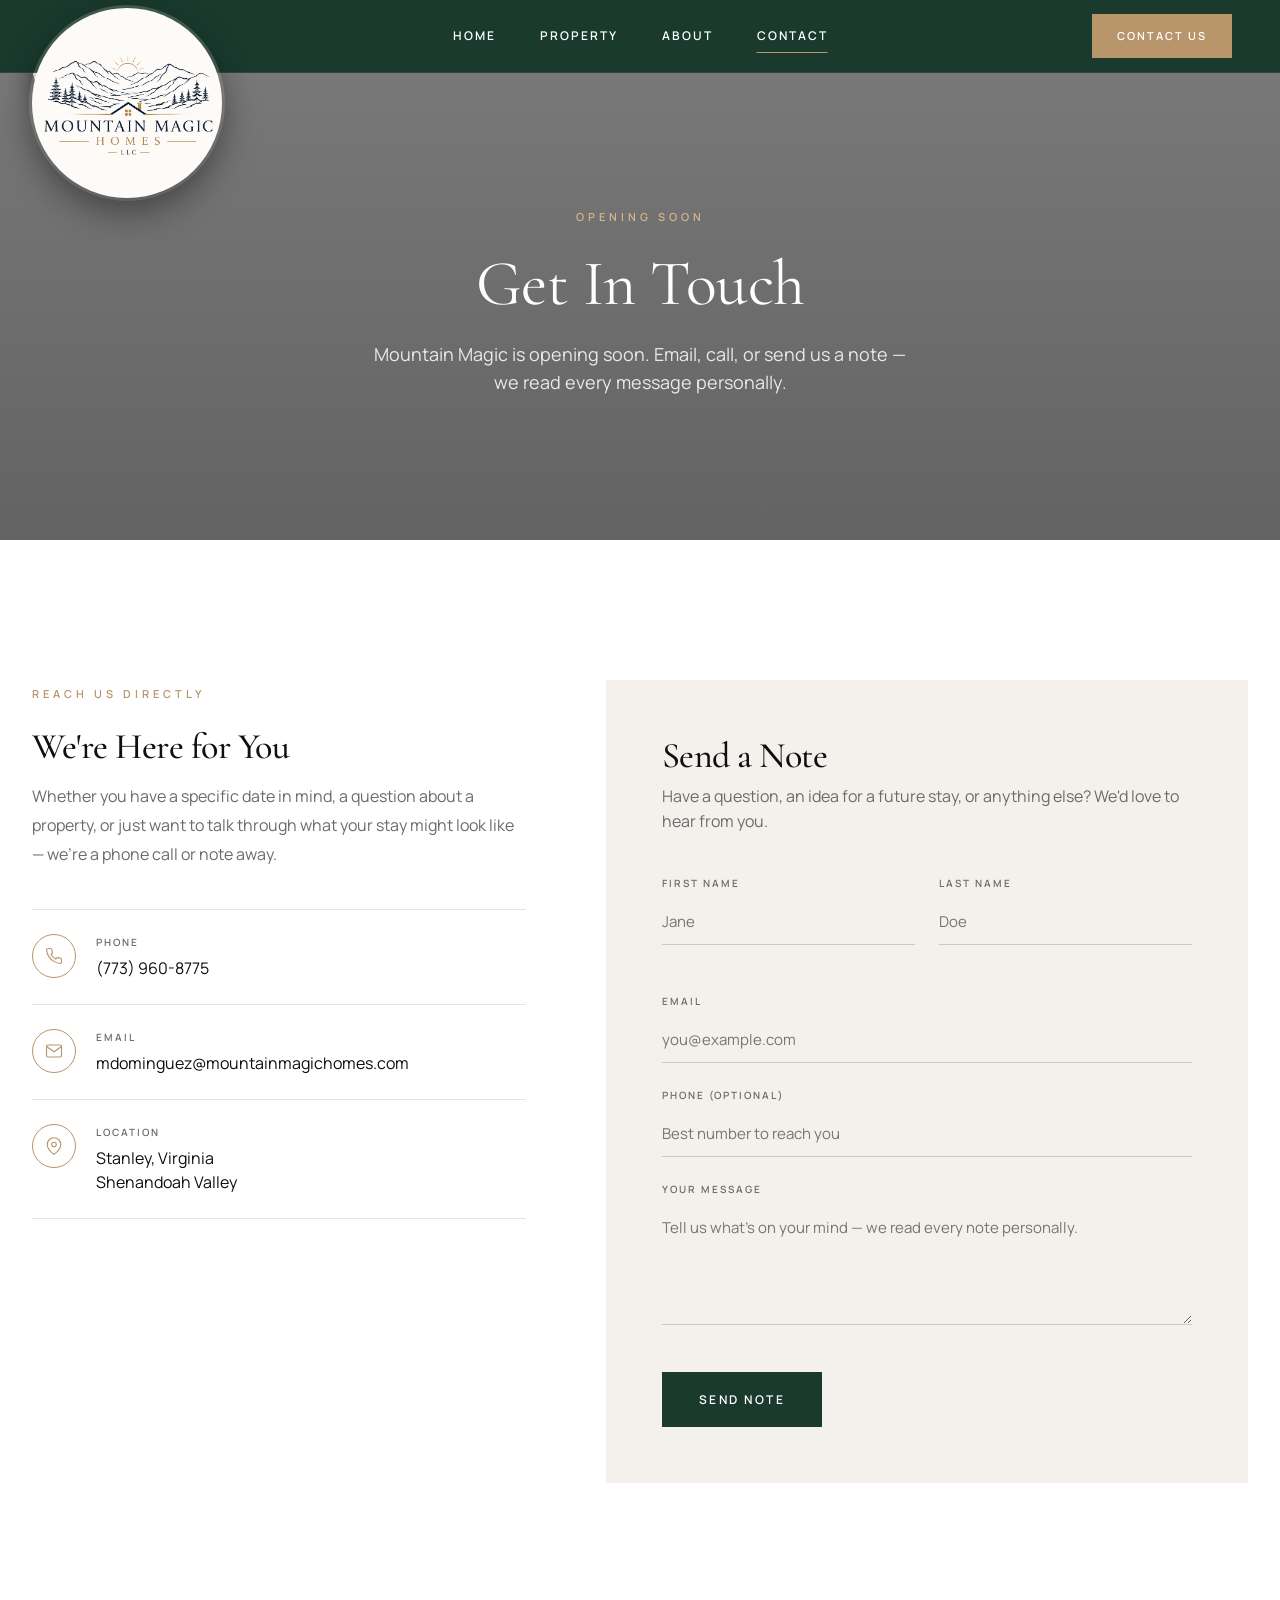
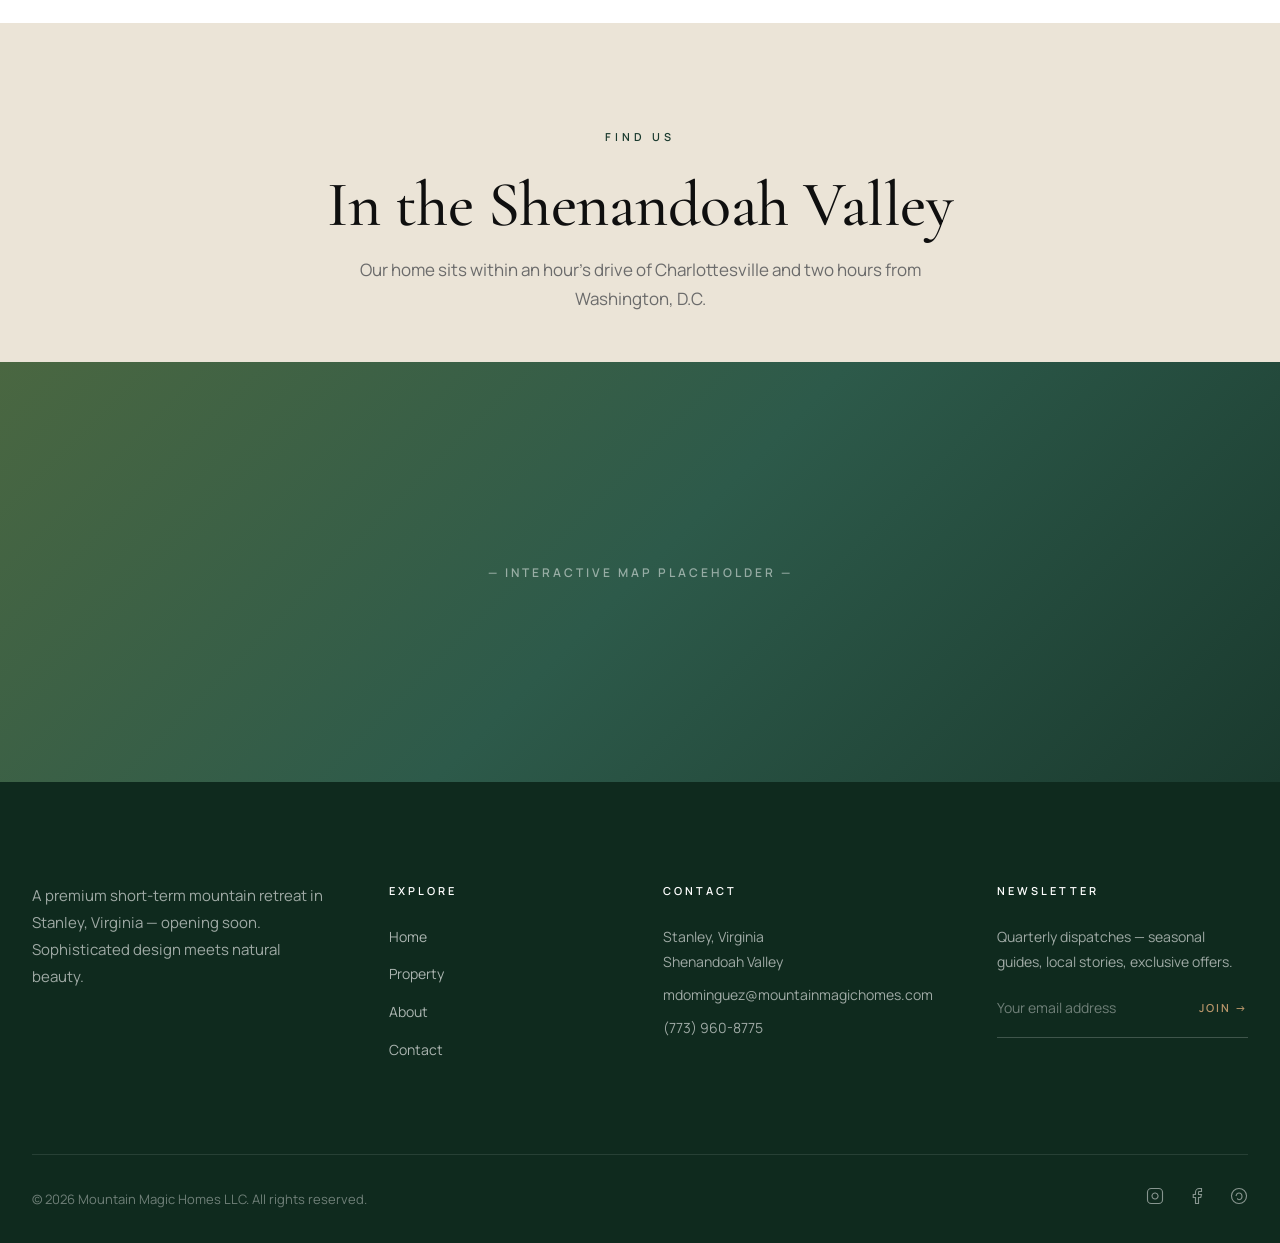
<file: contact.html>
<!DOCTYPE html>
<html lang="en">
<head>
    <meta charset="UTF-8">
    <meta name="viewport" content="width=device-width, initial-scale=1.0">
    <title>Contact — Mountain Magic Homes</title>
    <link rel="preconnect" href="https://fonts.googleapis.com">
    <link rel="preconnect" href="https://fonts.gstatic.com" crossorigin>
    <link href="https://fonts.googleapis.com/css2?family=Cormorant+Garamond:ital,wght@0,300;0,400;0,500;0,600;1,400;1,500&family=Manrope:wght@300;400;500;600;700&display=swap" rel="stylesheet">
    <link rel="stylesheet" href="assets/css/styles.css?v=10">
</head>
<body>

<header class="site-header" id="header">
    <div class="header-inner">
        <a href="index.html" class="logo">
            <img src="assets/img/logo.png" alt="Mountain Magic Homes LLC" width="76" height="76">
        </a>
        <nav class="primary-nav">
            <a href="index.html" class="nav-link">Home</a>
            <a href="properties.html" class="nav-link">Property</a>
            <a href="about.html" class="nav-link">About</a>
            <a href="contact.html" class="nav-link active">Contact</a>
        </nav>
        <div class="header-actions">
            <a href="contact.html" class="btn btn-accent btn-sm">Contact Us</a>
        </div>
        <button class="menu-toggle" aria-label="Menu"><span></span><span></span><span></span></button>
    </div>
</header>

<!-- ==================== PAGE HERO ==================== -->
<section class="page-hero">
    <div class="page-hero-bg" style="background-image: url('https://images.unsplash.com/photo-1542718610-a1d656d1884c?auto=format&fit=crop&w=2400&q=80');"></div>
    <div class="page-hero-content">
        <span class="eyebrow light">Opening Soon</span>
        <h1>Get In Touch</h1>
        <p>Mountain Magic is opening soon. Email, call, or send us a note — we read every message personally.</p>
    </div>
</section>

<!-- ==================== CONTACT ==================== -->
<section>
    <div class="container">
        <div class="contact-grid">

            <!-- LEFT: Info -->
            <div class="contact-info">
                <span class="eyebrow">Reach Us Directly</span>
                <h3>We're Here for You</h3>
                <p>Whether you have a specific date in mind, a question about a property, or just want to talk through what your stay might look like — we're a phone call or note away.</p>

                <div class="contact-item">
                    <div class="contact-item-icon"><svg viewBox="0 0 24 24" fill="none" stroke="currentColor" stroke-width="1.5"><path d="M22 16.92v3a2 2 0 01-2.18 2 19.79 19.79 0 01-8.63-3.07 19.5 19.5 0 01-6-6 19.79 19.79 0 01-3.07-8.67A2 2 0 014.11 2h3a2 2 0 012 1.72c.127.96.361 1.903.7 2.81a2 2 0 01-.45 2.11L8.09 9.91a16 16 0 006 6l1.27-1.27a2 2 0 012.11-.45c.907.339 1.85.573 2.81.7A2 2 0 0122 16.92z"/></svg></div>
                    <div>
                        <div class="contact-item-label">Phone</div>
                        <div class="contact-item-value"><a href="tel:+17739608775" style="color:inherit;text-decoration:none;">(773) 960-8775</a></div>
                    </div>
                </div>
                <div class="contact-item">
                    <div class="contact-item-icon"><svg viewBox="0 0 24 24" fill="none" stroke="currentColor" stroke-width="1.5"><path d="M4 4h16c1.1 0 2 .9 2 2v12c0 1.1-.9 2-2 2H4c-1.1 0-2-.9-2-2V6c0-1.1.9-2 2-2z"/><polyline points="22,6 12,13 2,6"/></svg></div>
                    <div>
                        <div class="contact-item-label">Email</div>
                        <div class="contact-item-value"><a href="mailto:mdominguez@mountainmagichomes.com" style="color:inherit;text-decoration:none;">mdominguez@mountainmagichomes.com</a></div>
                    </div>
                </div>
                <div class="contact-item">
                    <div class="contact-item-icon"><svg viewBox="0 0 24 24" fill="none" stroke="currentColor" stroke-width="1.5"><path d="M21 10c0 7-9 13-9 13s-9-6-9-13a9 9 0 0118 0z"/><circle cx="12" cy="10" r="3"/></svg></div>
                    <div>
                        <div class="contact-item-label">Location</div>
                        <div class="contact-item-value">Stanley, Virginia<br>Shenandoah Valley</div>
                    </div>
                </div>
            </div>

            <!-- RIGHT: Form -->
            <form class="contact-form" onsubmit="event.preventDefault();">
                <h3 style="margin-bottom:8px;">Send a Note</h3>
                <p style="color:var(--text-muted);margin-bottom:40px;">Have a question, an idea for a future stay, or anything else? We'd love to hear from you.</p>

                <div class="form-row">
                    <div class="form-field"><label>First Name</label><input type="text" placeholder="Jane"></div>
                    <div class="form-field"><label>Last Name</label><input type="text" placeholder="Doe"></div>
                </div>
                <div class="form-field"><label>Email</label><input type="email" placeholder="you@example.com"></div>
                <div class="form-field"><label>Phone (optional)</label><input type="tel" placeholder="Best number to reach you"></div>
                <div class="form-field">
                    <label>Your message</label>
                    <textarea placeholder="Tell us what's on your mind — we read every note personally."></textarea>
                </div>
                <button type="submit" class="btn btn-dark" style="margin-top:16px;">Send Note</button>
            </form>

        </div>
    </div>
</section>

<!-- ==================== MAP PLACEHOLDER ==================== -->
<section class="tight bg-warm" style="padding-bottom:0;">
    <div class="container">
        <div style="text-align:center;margin-bottom:48px;">
            <span class="eyebrow dark">Find Us</span>
            <h2 class="section-title">In the Shenandoah Valley</h2>
            <p class="section-subtitle" style="margin-bottom:0;">Our home sits within an hour's drive of Charlottesville and two hours from Washington, D.C.</p>
        </div>
    </div>
    <div style="height:420px;background-image:linear-gradient(135deg,#4a6741 0%,#2d5a4a 50%,#1a3a2e 100%);background-size:cover;background-position:center;position:relative;">
        <div style="position:absolute;inset:0;display:grid;place-items:center;color:rgba(255,255,255,0.5);font-size:12px;letter-spacing:3px;text-transform:uppercase;font-weight:600;">— Interactive Map Placeholder —</div>
    </div>
</section>

<!-- ==================== FOOTER ==================== -->
<footer class="site-footer">
    <div class="container">
        <div class="footer-grid">
            <div class="footer-brand">
                <a href="index.html" class="logo">
                    <img src="assets/img/logo.png" alt="Mountain Magic Homes LLC" width="76" height="76">
                </a>
                <p>A premium short-term mountain retreat in Stanley, Virginia — opening soon. Sophisticated design meets natural beauty.</p>
            </div>
            <div class="footer-col">
                <h5>Explore</h5>
                <ul>
                    <li><a href="index.html">Home</a></li>
                    <li><a href="properties.html">Property</a></li>
                    <li><a href="about.html">About</a></li>
                    <li><a href="contact.html">Contact</a></li>
                </ul>
            </div>
            <div class="footer-col">
                <h5>Contact</h5>
                <p>Stanley, Virginia<br>Shenandoah Valley</p>
                <p><a href="mailto:mdominguez@mountainmagichomes.com" style="color:inherit;">mdominguez@mountainmagichomes.com</a></p>
                <p><a href="tel:+17739608775" style="color:inherit;">(773) 960-8775</a></p>
            </div>
            <div class="footer-col">
                <h5>Newsletter</h5>
                <p>Quarterly dispatches — seasonal guides, local stories, exclusive offers.</p>
                <form class="newsletter-form" onsubmit="event.preventDefault();">
                    <input type="email" placeholder="Your email address">
                    <button type="submit">Join →</button>
                </form>
            </div>
        </div>
        <div class="footer-bottom">
            <span>© 2026 Mountain Magic Homes LLC. All rights reserved.</span>
            <div class="footer-socials">
                <a href="#" aria-label="Instagram"><svg viewBox="0 0 24 24" fill="none" stroke="currentColor" stroke-width="1.5"><rect x="2" y="2" width="20" height="20" rx="5"/><path d="M16 11.37A4 4 0 1112.63 8 4 4 0 0116 11.37z"/><line x1="17.5" y1="6.5" x2="17.51" y2="6.5"/></svg></a>
                <a href="#" aria-label="Facebook"><svg viewBox="0 0 24 24" fill="none" stroke="currentColor" stroke-width="1.5"><path d="M18 2h-3a5 5 0 00-5 5v3H7v4h3v8h4v-8h3l1-4h-4V7a1 1 0 011-1h3z"/></svg></a>
                <a href="#" aria-label="Pinterest"><svg viewBox="0 0 24 24" fill="none" stroke="currentColor" stroke-width="1.5"><circle cx="12" cy="12" r="10"/><path d="M8 12s1-4 4-4 4 3 4 5-2 4-4 4-2-2-2-2"/></svg></a>
            </div>
        </div>
    </div>
</footer>

<script src="assets/js/main.js"></script>
</body>
</html>
</file>
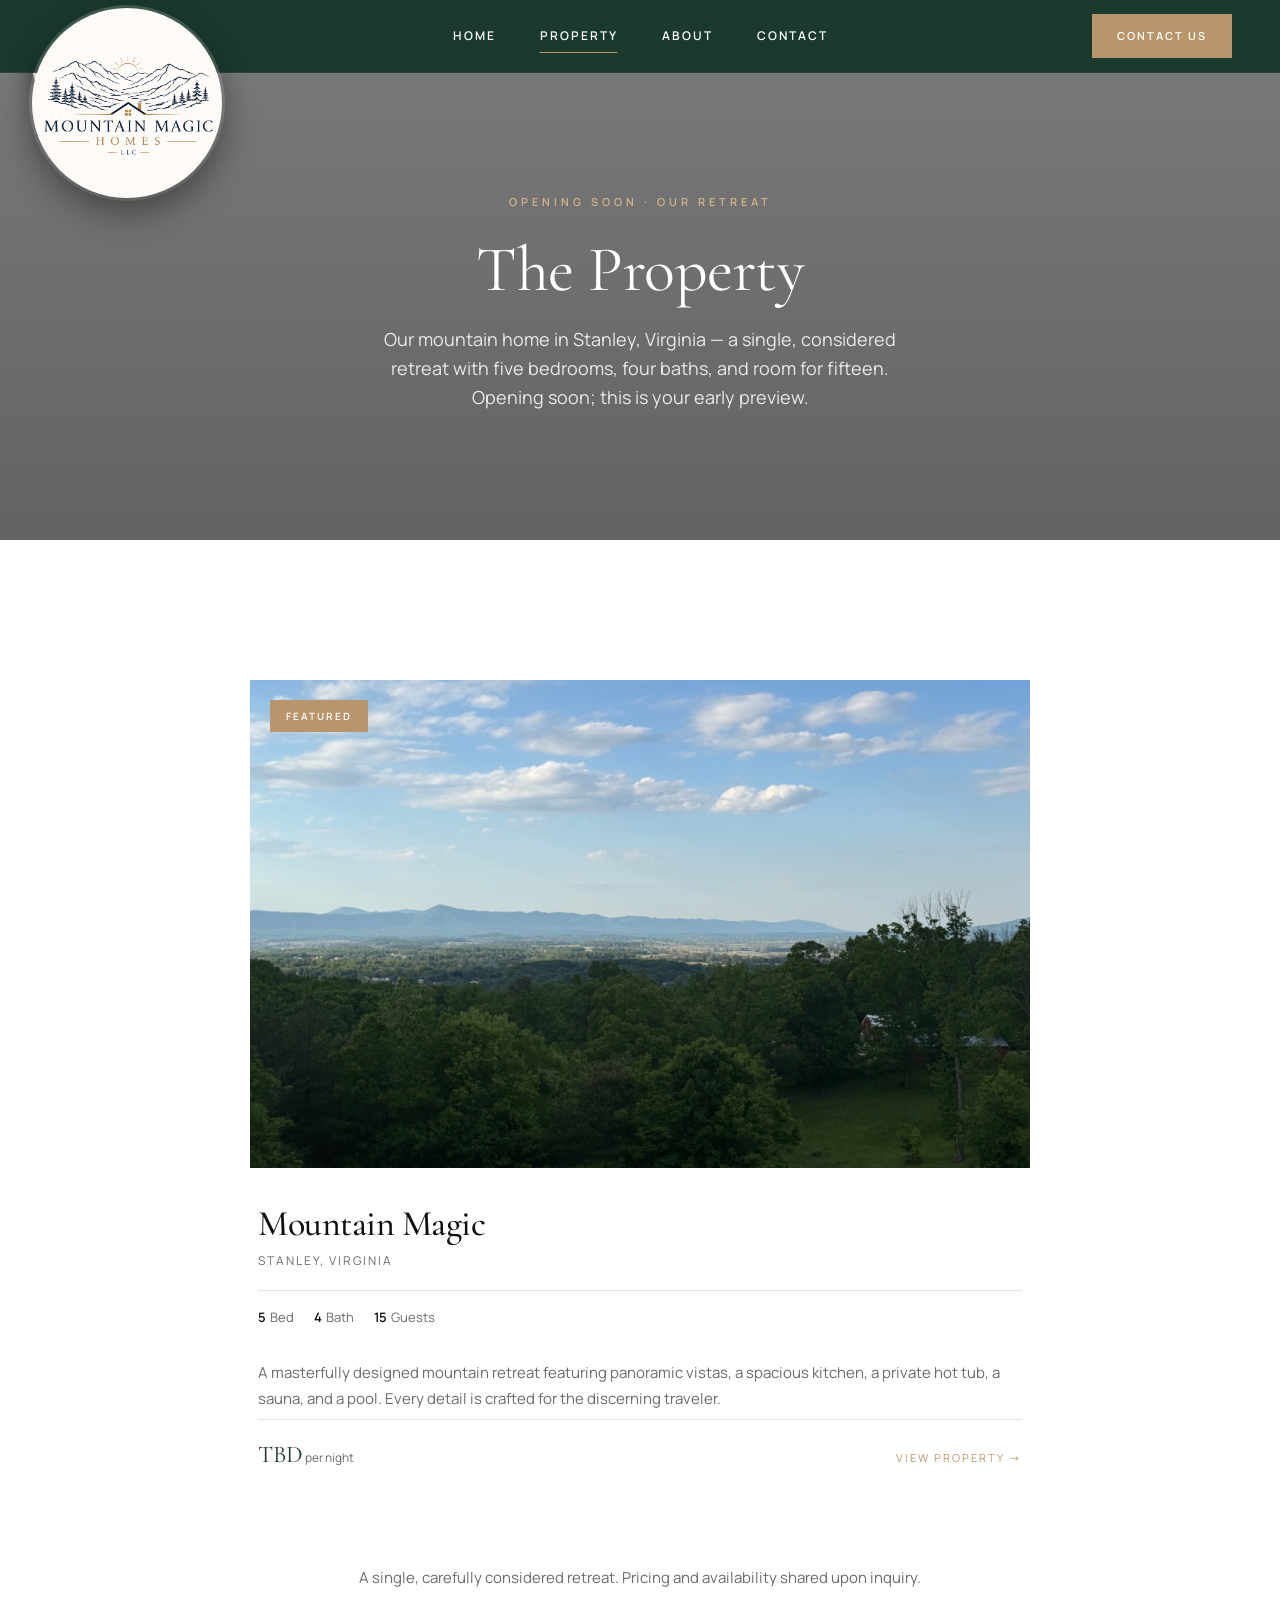
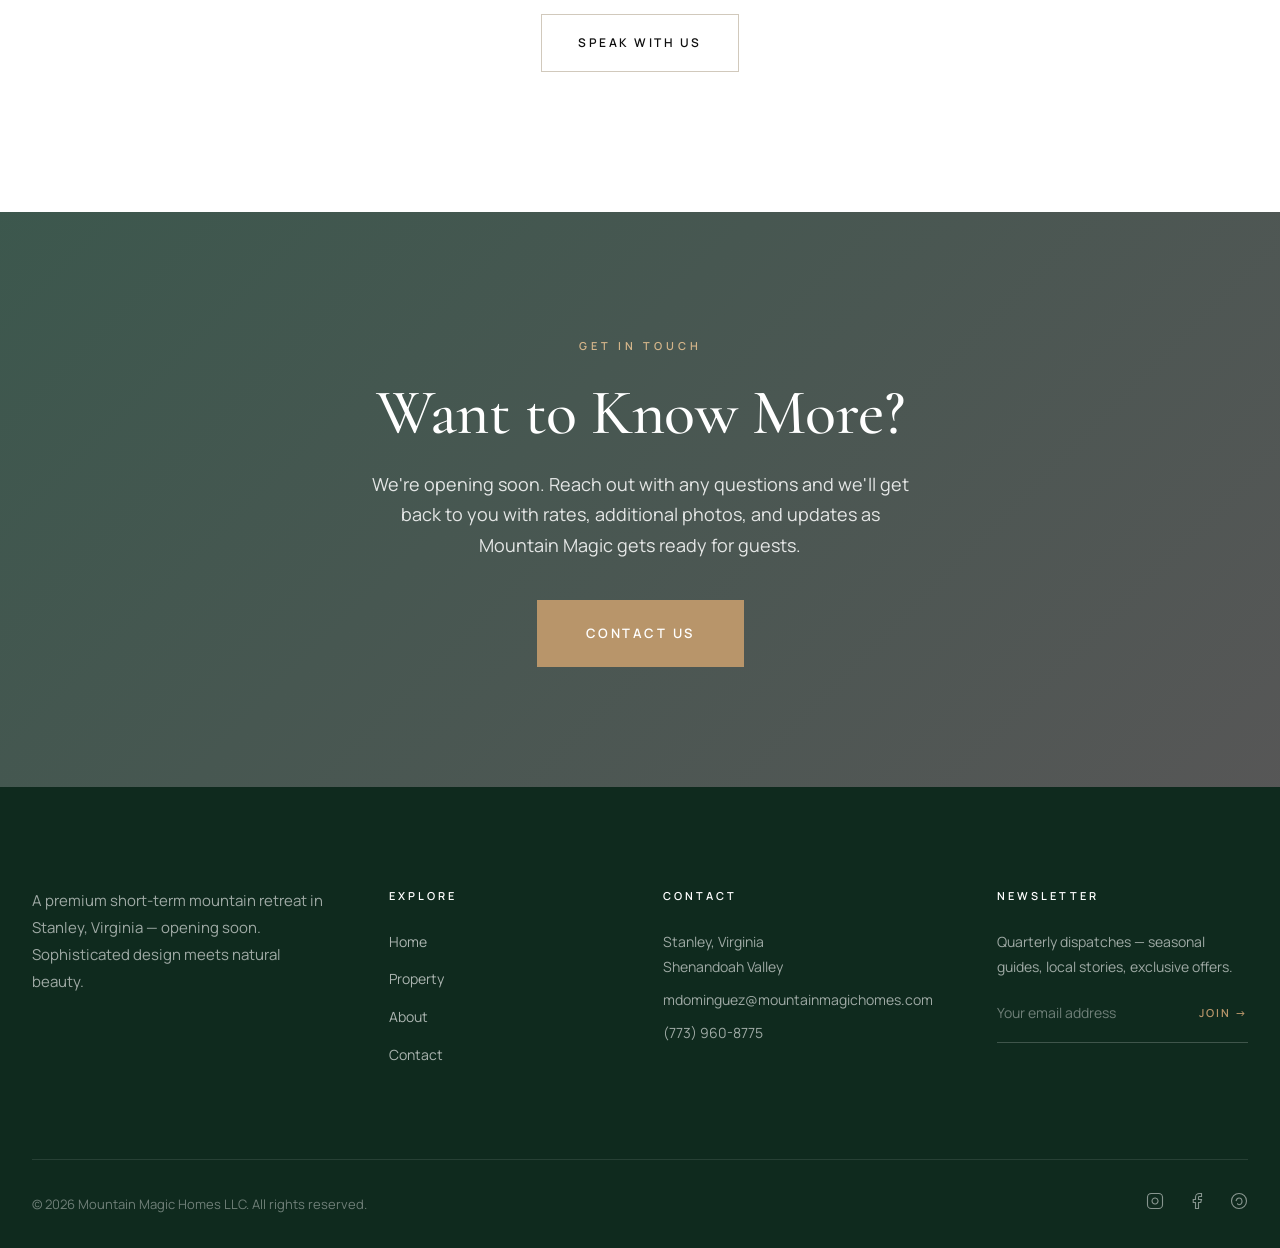
<file: properties.html>
<!DOCTYPE html>
<html lang="en">
<head>
    <meta charset="UTF-8">
    <meta name="viewport" content="width=device-width, initial-scale=1.0">
    <title>The Property — Mountain Magic Homes</title>
    <link rel="preconnect" href="https://fonts.googleapis.com">
    <link rel="preconnect" href="https://fonts.gstatic.com" crossorigin>
    <link href="https://fonts.googleapis.com/css2?family=Cormorant+Garamond:ital,wght@0,300;0,400;0,500;0,600;1,400;1,500&family=Manrope:wght@300;400;500;600;700&display=swap" rel="stylesheet">
    <link rel="stylesheet" href="assets/css/styles.css?v=10">
</head>
<body>

<header class="site-header" id="header">
    <div class="header-inner">
        <a href="index.html" class="logo">
            <img src="assets/img/logo.png" alt="Mountain Magic Homes LLC" width="76" height="76">
        </a>
        <nav class="primary-nav">
            <a href="index.html" class="nav-link">Home</a>
            <a href="properties.html" class="nav-link active">Property</a>
            <a href="about.html" class="nav-link">About</a>
            <a href="contact.html" class="nav-link">Contact</a>
        </nav>
        <div class="header-actions">
            <a href="contact.html" class="btn btn-accent btn-sm">Contact Us</a>
        </div>
        <button class="menu-toggle" aria-label="Menu"><span></span><span></span><span></span></button>
    </div>
</header>

<!-- ==================== PAGE HERO ==================== -->
<section class="page-hero">
    <div class="page-hero-bg" style="background-image: url('https://georgiacfy.com/wp-content/uploads/2022/01/Untitled-2-Recovered-1.jpg');"></div>
    <div class="page-hero-content">
        <span class="eyebrow light">Opening Soon · Our Retreat</span>
        <h1>The Property</h1>
        <p>Our mountain home in Stanley, Virginia — a single, considered retreat with five bedrooms, four baths, and room for fifteen. Opening soon; this is your early preview.</p>
    </div>
</section>

<!-- ==================== PROPERTIES GRID ==================== -->
<section>
    <div class="container">

        <!-- Single curated property -->
        <div class="properties-grid single">
            <a href="alpine-vista-lodge.html" class="property-card" style="text-decoration:none;color:inherit;">
                <div class="img-wrap">
                    <div class="img" style="background-image: url('assets/img/property-view.jpg');"></div>
                    <div class="badge accent">Featured</div>
                </div>
                <div class="body">
                    <h3>Mountain Magic</h3>
                    <div class="location">Stanley, Virginia</div>
                    <div class="features">
                        <span><strong>5</strong>Bed</span>
                        <span><strong>4</strong>Bath</span>
                        <span><strong>15</strong>Guests</span>
                    </div>
                    <p style="color:var(--text-muted);font-size:15px;line-height:1.7;margin:16px 0 8px;">A masterfully designed mountain retreat featuring panoramic vistas, a spacious kitchen, a private hot tub, a sauna, and a pool. Every detail is crafted for the discerning traveler.</p>
                    <div class="price-row">
                        <div class="price" style="font-size:24px;">TBD<span> per night</span></div>
                        <span class="btn-ghost" style="font-size:11px;padding:0;border:none;letter-spacing:2px;text-transform:uppercase;">View Property →</span>
                    </div>
                </div>
            </a>
        </div>

        <div style="text-align:center;margin-top:80px;">
            <p style="color:var(--text-muted);margin-bottom:24px;font-size:15px;">A single, carefully considered retreat. Pricing and availability shared upon inquiry.</p>
            <a href="contact.html" class="btn btn-outline-dark">Speak With Us</a>
        </div>
    </div>
</section>

<!-- ==================== CTA STRIP ==================== -->
<section class="cta-strip">
    <div class="cta-strip-bg" style="background-image: url('https://images.unsplash.com/photo-1542718610-a1d656d1884c?auto=format&fit=crop&w=2000&q=80');"></div>
    <div class="container">
        <span class="eyebrow light">Get In Touch</span>
        <h2>Want to Know More?</h2>
        <p>We're opening soon. Reach out with any questions and we'll get back to you with rates, additional photos, and updates as Mountain Magic gets ready for guests.</p>
        <a href="contact.html" class="btn btn-accent btn-lg">Contact Us</a>
    </div>
</section>

<!-- ==================== FOOTER ==================== -->
<footer class="site-footer">
    <div class="container">
        <div class="footer-grid">
            <div class="footer-brand">
                <a href="index.html" class="logo">
                    <img src="assets/img/logo.png" alt="Mountain Magic Homes LLC" width="76" height="76">
                </a>
                <p>A premium short-term mountain retreat in Stanley, Virginia — opening soon. Sophisticated design meets natural beauty.</p>
            </div>
            <div class="footer-col">
                <h5>Explore</h5>
                <ul>
                    <li><a href="index.html">Home</a></li>
                    <li><a href="properties.html">Property</a></li>
                    <li><a href="about.html">About</a></li>
                    <li><a href="contact.html">Contact</a></li>
                </ul>
            </div>
            <div class="footer-col">
                <h5>Contact</h5>
                <p>Stanley, Virginia<br>Shenandoah Valley</p>
                <p><a href="mailto:mdominguez@mountainmagichomes.com" style="color:inherit;">mdominguez@mountainmagichomes.com</a></p>
                <p><a href="tel:+17739608775" style="color:inherit;">(773) 960-8775</a></p>
            </div>
            <div class="footer-col">
                <h5>Newsletter</h5>
                <p>Quarterly dispatches — seasonal guides, local stories, exclusive offers.</p>
                <form class="newsletter-form" onsubmit="event.preventDefault();">
                    <input type="email" placeholder="Your email address">
                    <button type="submit">Join →</button>
                </form>
            </div>
        </div>
        <div class="footer-bottom">
            <span>© 2026 Mountain Magic Homes LLC. All rights reserved.</span>
            <div class="footer-socials">
                <a href="#" aria-label="Instagram"><svg viewBox="0 0 24 24" fill="none" stroke="currentColor" stroke-width="1.5"><rect x="2" y="2" width="20" height="20" rx="5"/><path d="M16 11.37A4 4 0 1112.63 8 4 4 0 0116 11.37z"/><line x1="17.5" y1="6.5" x2="17.51" y2="6.5"/></svg></a>
                <a href="#" aria-label="Facebook"><svg viewBox="0 0 24 24" fill="none" stroke="currentColor" stroke-width="1.5"><path d="M18 2h-3a5 5 0 00-5 5v3H7v4h3v8h4v-8h3l1-4h-4V7a1 1 0 011-1h3z"/></svg></a>
                <a href="#" aria-label="Pinterest"><svg viewBox="0 0 24 24" fill="none" stroke="currentColor" stroke-width="1.5"><circle cx="12" cy="12" r="10"/><path d="M8 12s1-4 4-4 4 3 4 5-2 4-4 4-2-2-2-2"/></svg></a>
            </div>
        </div>
    </div>
</footer>

<script src="assets/js/main.js"></script>
</body>
</html>
</file>
<file: assets/css/styles.css>
/* =========================================================
   Mountain Magic Homes — Design System
   ========================================================= */

:root {
    --primary: #1a3a2e;
    --primary-dark: #0f2a1e;
    --primary-light: #2d5a4a;
    --secondary: #4a6741;
    --accent: #b8956a;
    --accent-dark: #9d7c54;
    --accent-light: #d4b58a;
    --dark: #0f0f0f;
    --text: #2a2a2a;
    --text-muted: #6b6b6b;
    --text-soft: #9a9a9a;
    --light: #fafafa;
    --bg-alt: #f4f1ec;
    --bg-warm: #ebe4d7;
    --border: #e8e3dc;
    --border-dark: #d1c9bc;
    --white: #ffffff;

    --shadow-sm: 0 2px 8px rgba(15, 15, 15, 0.04);
    --shadow: 0 4px 24px rgba(15, 15, 15, 0.08);
    --shadow-lg: 0 12px 48px rgba(15, 15, 15, 0.12);

    --font-serif: 'Cormorant Garamond', 'Times New Roman', serif;
    --font-sans: 'Manrope', -apple-system, BlinkMacSystemFont, sans-serif;

    --ease: cubic-bezier(0.4, 0, 0.2, 1);
    --ease-out: cubic-bezier(0.16, 1, 0.3, 1);

    --container: 1400px;
    --container-narrow: 1080px;
    --container-wide: 1600px;
}

/* ---------- Reset ---------- */
*, *::before, *::after { box-sizing: border-box; margin: 0; padding: 0; }
html { scroll-behavior: smooth; -webkit-font-smoothing: antialiased; -moz-osx-font-smoothing: grayscale; }
body {
    font-family: var(--font-sans);
    color: var(--text);
    line-height: 1.6;
    background: var(--white);
    overflow-x: hidden;
    font-weight: 400;
}
img, video { max-width: 100%; display: block; }
a { color: inherit; text-decoration: none; }
button { font-family: inherit; cursor: pointer; border: none; background: none; }
ul { list-style: none; }

/* ---------- Typography ---------- */
.eyebrow {
    font-family: var(--font-sans);
    font-size: 11px;
    letter-spacing: 4px;
    text-transform: uppercase;
    font-weight: 600;
    color: var(--accent);
    margin-bottom: 24px;
    display: inline-block;
}
.eyebrow.light { color: var(--accent-light); }
.eyebrow.dark { color: var(--primary); }

h1, h2, h3, h4 {
    font-family: var(--font-serif);
    font-weight: 500;
    line-height: 1.1;
    letter-spacing: -0.5px;
    color: var(--dark);
}
h1 { font-size: clamp(48px, 7vw, 96px); font-weight: 400; }
h2 { font-size: clamp(36px, 5vw, 64px); }
h3 { font-size: clamp(24px, 3vw, 36px); }
h4 { font-size: clamp(18px, 2vw, 24px); }

.section-title { text-align: center; margin-bottom: 16px; }
.section-subtitle {
    text-align: center;
    max-width: 620px;
    margin: 0 auto 80px;
    color: var(--text-muted);
    font-size: 17px;
    line-height: 1.7;
}

/* ---------- Layout ---------- */
.container { width: 100%; max-width: var(--container); margin: 0 auto; padding: 0 32px; }
.container.narrow { max-width: var(--container-narrow); }
.container.wide { max-width: var(--container-wide); }
section { padding: 140px 0; }
section.tight { padding: 100px 0; }
section.bg-light { background: var(--light); }
section.bg-warm { background: var(--bg-warm); }
section.bg-alt { background: var(--bg-alt); }
section.bg-dark { background: var(--primary); color: var(--white); }
section.bg-dark h1, section.bg-dark h2, section.bg-dark h3 { color: var(--white); }

/* ---------- Buttons ---------- */
.btn {
    display: inline-flex;
    align-items: center;
    justify-content: center;
    gap: 10px;
    padding: 18px 36px;
    font-family: var(--font-sans);
    font-size: 12px;
    font-weight: 600;
    letter-spacing: 2.5px;
    text-transform: uppercase;
    transition: all 0.4s var(--ease);
    cursor: pointer;
    position: relative;
    overflow: hidden;
    border: 1px solid transparent;
}
.btn-sm { padding: 12px 24px; font-size: 11px; letter-spacing: 2px; }
.btn-lg { padding: 22px 48px; font-size: 13px; }

.btn-accent { background: var(--accent); color: var(--white); }
.btn-accent:hover { background: var(--accent-dark); transform: translateY(-2px); box-shadow: 0 12px 32px rgba(184, 149, 106, 0.32); }

.btn-dark { background: var(--primary); color: var(--white); }
.btn-dark:hover { background: var(--primary-dark); transform: translateY(-2px); box-shadow: 0 12px 32px rgba(26, 58, 46, 0.32); }

.btn-light { background: var(--white); color: var(--dark); }
.btn-light:hover { background: var(--bg-alt); transform: translateY(-2px); }

.btn-outline {
    background: transparent;
    color: var(--white);
    border-color: rgba(255, 255, 255, 0.4);
}
.btn-outline:hover { background: var(--white); color: var(--dark); border-color: var(--white); }

.btn-outline-dark {
    background: transparent;
    color: var(--dark);
    border-color: var(--border-dark);
}
.btn-outline-dark:hover { background: var(--dark); color: var(--white); border-color: var(--dark); }

.btn-ghost { padding: 14px 0; color: var(--accent); border-bottom: 1px solid var(--accent); }
.btn-ghost:hover { color: var(--accent-dark); border-color: var(--accent-dark); }

/* =========================================================
   HEADER
   ========================================================= */
.site-header {
    position: fixed;
    top: 0; left: 0; right: 0;
    z-index: 1000;
    background: var(--primary);
    border-bottom: 1px solid rgba(255, 255, 255, 0.08);
    transition: all 0.4s var(--ease);
}
.site-header::before { display: none; }
.site-header::after { display: none; }
.site-header.scrolled {
    background: var(--primary-dark);
    box-shadow: 0 4px 24px rgba(0, 0, 0, 0.22);
}
.site-header.solid {
    background: var(--primary);
}

.header-inner {
    position: relative;
    display: flex;
    align-items: center;
    justify-content: space-between;
    max-width: var(--container-wide);
    margin: 0 auto;
    padding: 14px 48px 14px 240px;
    transition: padding 0.4s var(--ease);
}
.site-header.scrolled .header-inner { padding: 10px 48px 10px 100px; }

.logo {
    position: absolute;
    left: 32px;
    top: 8px;
    z-index: 10;
    display: inline-flex;
    align-items: center;
    transition: top 0.4s var(--ease), left 0.4s var(--ease);
}
.logo img {
    height: 190px !important;
    width: 190px !important;
    max-height: 190px;
    max-width: 190px;
    object-fit: cover;
    display: block;
    border-radius: 50%;
    box-shadow: 0 12px 36px rgba(0, 0, 0, 0.45), 0 0 0 3px rgba(255, 255, 255, 0.2);
    transition: all 0.4s var(--ease);
}
.site-header.scrolled .logo {
    top: 8px;
    left: 36px;
}
.site-header.scrolled .logo img,
.site-header.solid .logo img {
    height: 60px !important;
    width: 60px !important;
    max-height: 60px;
    max-width: 60px;
    box-shadow: 0 3px 12px rgba(0, 0, 0, 0.3), 0 0 0 2px rgba(255, 255, 255, 0.14);
}
.logo:hover { opacity: 0.92; }
/* legacy text fallback — hidden when img is present */
.logo-mark, .logo-text { display: none; }
.footer-brand .logo img {
    height: 110px !important;
    width: 110px !important;
    max-height: 110px;
    max-width: 110px;
    border-radius: 50%;
    box-shadow: 0 4px 24px rgba(0, 0, 0, 0.4);
    margin-bottom: 28px;
}

.primary-nav {
    display: flex;
    gap: 44px;
    position: absolute;
    left: 50%;
    transform: translateX(-50%);
}
.nav-link {
    font-size: 12px;
    font-weight: 600;
    letter-spacing: 2px;
    text-transform: uppercase;
    color: var(--white);
    position: relative;
    padding: 8px 0;
    transition: color 0.3s;
}
.nav-link::after {
    content: '';
    position: absolute;
    bottom: 0; left: 0;
    width: 0; height: 1px;
    background: var(--accent);
    transition: width 0.3s var(--ease);
}
.nav-link:hover::after,
.nav-link.active::after { width: 100%; }
.nav-link:hover { color: var(--accent-light); }
.site-header.scrolled .nav-link,
.site-header.solid .nav-link { color: var(--white); }
.site-header.scrolled .nav-link:hover,
.site-header.solid .nav-link:hover { color: var(--accent-light); }

.header-actions { display: flex; align-items: center; gap: 16px; margin-left: auto; }

.menu-toggle {
    display: none;
    width: 40px; height: 40px;
    flex-direction: column;
    justify-content: center;
    gap: 5px;
    padding: 10px;
}
.menu-toggle span {
    display: block;
    height: 1.5px;
    background: var(--white);
    transition: all 0.3s;
}
.site-header.scrolled .menu-toggle span,
.site-header.solid .menu-toggle span { background: var(--white); }

@media (max-width: 1024px) {
    .logo { left: 20px; top: 6px; }
    .logo img { height: 128px !important; width: 128px !important; max-height: 128px; max-width: 128px; }
    .site-header.scrolled .logo img,
    .site-header.solid .logo img { height: 52px !important; width: 52px !important; max-height: 52px; max-width: 52px; }
}
@media (max-width: 640px) {
    .logo { left: 14px; top: 4px; }
    .logo img { height: 96px !important; width: 96px !important; max-height: 96px; max-width: 96px; }
    .site-header.scrolled .logo img,
    .site-header.solid .logo img { height: 46px !important; width: 46px !important; max-height: 46px; max-width: 46px; }
}

/* =========================================================
   HERO
   ========================================================= */
.hero {
    position: relative;
    min-height: 100vh;
    display: flex;
    align-items: center;
    color: var(--white);
    overflow: hidden;
}
.hero-bg {
    position: absolute; inset: 0;
    background-size: cover;
    background-position: center;
    z-index: 0;
    animation: kenBurns 20s ease-out infinite alternate;
}
.hero-bg::after {
    content: '';
    position: absolute; inset: 0;
    background: linear-gradient(180deg, rgba(15, 15, 15, 0.45) 0%, rgba(15, 15, 15, 0.25) 40%, rgba(15, 15, 15, 0.7) 100%);
}
@keyframes kenBurns {
    from { transform: scale(1); }
    to { transform: scale(1.08); }
}
.hero-content {
    position: relative;
    z-index: 2;
    max-width: var(--container);
    margin: 0 auto;
    padding: 180px 48px 80px;
    width: 100%;
}
.hero h1 {
    color: var(--white);
    max-width: 20ch;
    margin-bottom: 28px;
    font-weight: 300;
}
.hero h1 em { font-style: italic; color: var(--accent-light); }
.hero-description {
    font-size: 19px;
    line-height: 1.7;
    color: rgba(255, 255, 255, 0.85);
    max-width: 520px;
    margin-bottom: 48px;
    font-weight: 300;
}
.hero-buttons { display: flex; gap: 16px; flex-wrap: wrap; }

.scroll-indicator {
    position: absolute;
    bottom: 48px;
    left: 50%;
    transform: translateX(-50%);
    color: rgba(255, 255, 255, 0.7);
    font-size: 11px;
    letter-spacing: 3px;
    text-transform: uppercase;
    display: flex;
    flex-direction: column;
    align-items: center;
    gap: 16px;
    z-index: 2;
}
.scroll-indicator::after {
    content: '';
    width: 1px;
    height: 48px;
    background: linear-gradient(180deg, var(--accent) 0%, transparent 100%);
    animation: scrollPulse 2s ease-in-out infinite;
}
@keyframes scrollPulse {
    0%, 100% { opacity: 0.3; transform: scaleY(0.6); }
    50% { opacity: 1; transform: scaleY(1); }
}

/* Page hero (smaller, for inner pages) */
.page-hero {
    position: relative;
    min-height: 60vh;
    display: flex;
    align-items: center;
    justify-content: center;
    text-align: center;
    color: var(--white);
    padding: 180px 32px 120px;
    overflow: hidden;
}
.page-hero-bg {
    position: absolute; inset: 0;
    background-size: cover;
    background-position: center;
    z-index: 0;
}
.page-hero-bg::after {
    content: '';
    position: absolute; inset: 0;
    background: linear-gradient(180deg, rgba(15, 15, 15, 0.55), rgba(15, 15, 15, 0.65));
}
.page-hero-content { position: relative; z-index: 2; max-width: 720px; }
.page-hero h1 { color: var(--white); font-size: clamp(40px, 5vw, 72px); margin-bottom: 20px; }
.page-hero p { color: rgba(255, 255, 255, 0.85); font-size: 18px; max-width: 540px; margin: 0 auto; }

/* =========================================================
   TRUST STRIP
   ========================================================= */
.trust-strip {
    padding: 56px 0;
    border-top: 1px solid var(--border);
    border-bottom: 1px solid var(--border);
    background: var(--white);
}
.trust-inner {
    display: flex;
    align-items: center;
    justify-content: space-between;
    flex-wrap: wrap;
    gap: 32px;
    max-width: var(--container);
    margin: 0 auto;
    padding: 0 48px;
}
.trust-label {
    font-size: 11px;
    letter-spacing: 3px;
    text-transform: uppercase;
    color: var(--text-soft);
    font-weight: 600;
}
.trust-logos {
    display: flex;
    gap: 56px;
    flex-wrap: wrap;
    align-items: center;
}
.trust-logo {
    font-family: var(--font-serif);
    font-size: 22px;
    font-weight: 500;
    letter-spacing: 1px;
    color: var(--text-soft);
    opacity: 0.8;
    transition: opacity 0.3s;
}
.trust-logo:hover { opacity: 1; color: var(--text); }
.trust-logo.sans {
    font-family: var(--font-sans);
    font-size: 16px;
    letter-spacing: 5px;
    text-transform: uppercase;
    font-weight: 700;
}

/* =========================================================
   FEATURED PROPERTY (split layout)
   ========================================================= */
.feature-split {
    display: grid;
    grid-template-columns: 1.1fr 1fr;
    gap: 80px;
    align-items: center;
}
.feature-split.reverse { grid-template-columns: 1fr 1.1fr; }
.feature-split.reverse .feature-image { order: 2; }

.feature-image-wrap { position: relative; }
.feature-image {
    aspect-ratio: 4 / 5;
    background-size: cover;
    background-position: center;
    box-shadow: var(--shadow-lg);
}
.feature-image-accent {
    position: absolute;
    width: 60%;
    aspect-ratio: 4 / 3;
    background-size: cover;
    background-position: center;
    bottom: -60px; right: -40px;
    border: 8px solid var(--white);
    box-shadow: var(--shadow-lg);
}

.feature-content { padding: 32px 0; }
.feature-content h2 { margin-bottom: 24px; }
.feature-meta {
    display: flex;
    gap: 32px;
    margin: 32px 0;
    padding: 24px 0;
    border-top: 1px solid var(--border);
    border-bottom: 1px solid var(--border);
}
.feature-meta-item .num {
    font-family: var(--font-serif);
    font-size: 32px;
    color: var(--primary);
    display: block;
    line-height: 1;
}
.feature-meta-item .label {
    font-size: 11px;
    letter-spacing: 2px;
    text-transform: uppercase;
    color: var(--text-muted);
    margin-top: 6px;
    display: block;
}
.feature-content p {
    color: var(--text-muted);
    font-size: 16px;
    line-height: 1.8;
    margin-bottom: 16px;
}
.feature-price {
    display: flex;
    align-items: baseline;
    gap: 8px;
    margin: 32px 0;
}
.feature-price .amount {
    font-family: var(--font-serif);
    font-size: 56px;
    color: var(--primary);
    line-height: 1;
}
.feature-price .unit { color: var(--text-muted); font-size: 14px; }

/* =========================================================
   VALUE / FEATURE GRID (3-up)
   ========================================================= */
.value-grid {
    display: grid;
    grid-template-columns: repeat(3, 1fr);
    gap: 64px;
}
.value-item { text-align: center; padding: 0 16px; }
.value-icon {
    width: 64px; height: 64px;
    margin: 0 auto 28px;
    display: grid;
    place-items: center;
    border: 1px solid var(--accent);
    color: var(--accent);
    border-radius: 50%;
}
.value-icon svg { width: 28px; height: 28px; }
.value-item h3 { font-size: 22px; margin-bottom: 16px; }
.value-item p { color: var(--text-muted); font-size: 15px; line-height: 1.7; }

/* =========================================================
   PROPERTY CARDS GRID
   ========================================================= */
.properties-grid {
    display: grid;
    grid-template-columns: repeat(3, 1fr);
    gap: 40px;
}
.properties-grid.single {
    grid-template-columns: minmax(0, 780px);
    justify-content: center;
}
.properties-grid.single .property-card .img-wrap { aspect-ratio: 16 / 10; }
.properties-grid.single .property-card .body { padding: 36px 8px 12px; }
.properties-grid.single .property-card h3 { font-size: 36px; }
.property-card {
    background: var(--white);
    cursor: pointer;
    transition: all 0.5s var(--ease);
    display: flex;
    flex-direction: column;
}
.property-card:hover { transform: translateY(-8px); }
.property-card .img-wrap {
    aspect-ratio: 4 / 5;
    overflow: hidden;
    position: relative;
    background: var(--bg-alt);
}
.property-card .img {
    width: 100%; height: 100%;
    background-size: cover;
    background-position: center;
    transition: transform 1.2s var(--ease);
}
.property-card:hover .img { transform: scale(1.05); }
.property-card .badge {
    position: absolute;
    top: 20px; left: 20px;
    background: var(--white);
    color: var(--dark);
    padding: 8px 16px;
    font-size: 10px;
    letter-spacing: 2px;
    text-transform: uppercase;
    font-weight: 600;
}
.property-card .badge.accent { background: var(--accent); color: var(--white); }
.property-card .body { padding: 28px 4px 8px; }
.property-card h3 { font-size: 24px; margin-bottom: 8px; transition: color 0.3s; }
.property-card:hover h3 { color: var(--accent-dark); }
.property-card .location {
    font-size: 12px;
    letter-spacing: 2px;
    text-transform: uppercase;
    color: var(--text-muted);
    margin-bottom: 20px;
}
.property-card .features {
    display: flex;
    gap: 20px;
    font-size: 13px;
    color: var(--text-muted);
    padding: 16px 0;
    border-top: 1px solid var(--border);
}
.property-card .features span strong { color: var(--dark); margin-right: 4px; font-weight: 600; }
.property-card .price-row {
    display: flex;
    justify-content: space-between;
    align-items: baseline;
    padding-top: 16px;
    border-top: 1px solid var(--border);
}
.property-card .price {
    font-family: var(--font-serif);
    font-size: 28px;
    color: var(--primary);
}
.property-card .price span { font-family: var(--font-sans); font-size: 12px; color: var(--text-muted); }

/* Coming soon placeholder card */
.property-card.placeholder {
    border: 1px dashed var(--border-dark);
    background: var(--bg-alt);
    display: flex;
    align-items: center;
    justify-content: center;
    min-height: 580px;
    cursor: default;
}
.property-card.placeholder:hover { transform: none; }
.placeholder-inner {
    text-align: center;
    padding: 48px;
    color: var(--text-muted);
}
.placeholder-inner .num {
    font-family: var(--font-serif);
    font-size: 64px;
    color: var(--border-dark);
    line-height: 1;
    margin-bottom: 16px;
}
.placeholder-inner h4 {
    font-size: 20px;
    color: var(--text);
    margin-bottom: 8px;
}
.placeholder-inner p { font-size: 13px; }

/* =========================================================
   FILTER BAR (properties page)
   ========================================================= */
.filter-bar {
    background: var(--white);
    border: 1px solid var(--border);
    padding: 24px 32px;
    display: grid;
    grid-template-columns: repeat(4, 1fr) auto;
    gap: 32px;
    align-items: center;
    box-shadow: var(--shadow);
    margin-bottom: 64px;
}
.filter-item label {
    display: block;
    font-size: 10px;
    letter-spacing: 2px;
    text-transform: uppercase;
    color: var(--text-muted);
    margin-bottom: 6px;
    font-weight: 600;
}
.filter-item select,
.filter-item input {
    width: 100%;
    border: none;
    background: transparent;
    font-family: var(--font-sans);
    font-size: 15px;
    color: var(--dark);
    padding: 4px 0;
    appearance: none;
    cursor: pointer;
}
.filter-item:not(:last-child) { border-right: 1px solid var(--border); padding-right: 32px; }

/* =========================================================
   PROPERTY DETAIL PAGE
   ========================================================= */
.gallery {
    display: grid;
    grid-template-columns: 2fr 1fr 1fr;
    grid-template-rows: 1fr 1fr;
    gap: 12px;
    height: 75vh;
    margin-top: 100px;
}
.gallery-item {
    background-size: cover;
    background-position: center;
    overflow: hidden;
    transition: opacity 0.3s;
    cursor: pointer;
}
.gallery-item:hover { opacity: 0.92; }
.gallery-item.main { grid-row: 1 / 3; }

.property-detail {
    display: grid;
    grid-template-columns: 1fr 420px;
    gap: 80px;
    padding-top: 80px;
}
.property-detail-main h1 { font-size: clamp(40px, 5vw, 64px); margin-bottom: 16px; }
.property-detail-meta {
    display: flex;
    align-items: center;
    gap: 24px;
    margin-bottom: 32px;
    color: var(--text-muted);
    font-size: 14px;
}
.property-detail-meta .rating { color: var(--accent); font-weight: 600; }
.property-detail-meta .dot { color: var(--border-dark); }

.detail-section { padding: 48px 0; border-top: 1px solid var(--border); }
.detail-section h3 { font-size: 28px; margin-bottom: 24px; }
.detail-section p { color: var(--text-muted); line-height: 1.85; margin-bottom: 16px; font-size: 16px; }

.amenities-grid {
    display: grid;
    grid-template-columns: repeat(2, 1fr);
    gap: 20px 40px;
    margin-top: 16px;
}
.amenity {
    display: flex;
    align-items: center;
    gap: 16px;
    padding: 12px 0;
    border-bottom: 1px solid var(--border);
    font-size: 15px;
}
.amenity svg { width: 22px; height: 22px; color: var(--accent); flex-shrink: 0; }

/* Booking widget */
.booking-widget {
    position: sticky;
    top: 120px;
    background: var(--white);
    border: 1px solid var(--border);
    padding: 36px;
    box-shadow: var(--shadow-lg);
    align-self: start;
}
.booking-widget .price {
    font-family: var(--font-serif);
    font-size: 40px;
    color: var(--primary);
    line-height: 1;
    margin-bottom: 4px;
}
.booking-widget .price span { font-family: var(--font-sans); font-size: 14px; color: var(--text-muted); }
.booking-widget .reviews-mini {
    font-size: 13px;
    color: var(--text-muted);
    margin-bottom: 28px;
}
.booking-widget .reviews-mini strong { color: var(--accent); }
.booking-fields {
    border: 1px solid var(--border);
    margin-bottom: 16px;
}
.booking-row {
    display: grid;
    grid-template-columns: 1fr 1fr;
}
.booking-field {
    padding: 14px 16px;
    border: 1px solid var(--border);
    margin: -1px;
}
.booking-field label {
    display: block;
    font-size: 9px;
    letter-spacing: 2px;
    text-transform: uppercase;
    color: var(--text-muted);
    margin-bottom: 4px;
    font-weight: 700;
}
.booking-field input,
.booking-field select {
    width: 100%;
    border: none;
    background: transparent;
    font-family: var(--font-sans);
    font-size: 14px;
    color: var(--dark);
    padding: 0;
}
.booking-widget .btn { width: 100%; }
.booking-breakdown {
    margin-top: 24px;
    padding-top: 20px;
    border-top: 1px solid var(--border);
    font-size: 14px;
}
.booking-breakdown .row {
    display: flex;
    justify-content: space-between;
    padding: 6px 0;
    color: var(--text-muted);
}
.booking-breakdown .row.total {
    border-top: 1px solid var(--border);
    margin-top: 8px;
    padding-top: 14px;
    color: var(--dark);
    font-weight: 600;
    font-size: 16px;
}

/* Review cards */
.reviews-grid {
    display: grid;
    grid-template-columns: 1fr 1fr;
    gap: 32px;
    margin-top: 24px;
}
.review-card { padding: 24px 0; }
.review-stars { color: var(--accent); letter-spacing: 2px; margin-bottom: 12px; }
.review-text {
    font-style: italic;
    color: var(--text);
    line-height: 1.7;
    margin-bottom: 16px;
    font-size: 15px;
}
.review-author { font-size: 13px; color: var(--text-muted); }
.review-author strong { color: var(--dark); font-weight: 600; }

/* =========================================================
   ABOUT / TEAM
   ========================================================= */
.team-grid {
    display: grid;
    grid-template-columns: repeat(3, 1fr);
    gap: 40px;
}
.team-card { text-align: center; }
.team-card .img {
    aspect-ratio: 1;
    background-size: cover;
    background-position: center;
    margin-bottom: 24px;
    filter: grayscale(0.3);
    transition: filter 0.4s;
}
.team-card:hover .img { filter: grayscale(0); }
.team-card h4 { font-size: 22px; margin-bottom: 4px; }
.team-card .role {
    font-size: 11px;
    letter-spacing: 2px;
    text-transform: uppercase;
    color: var(--accent);
    margin-bottom: 12px;
}
.team-card p { color: var(--text-muted); font-size: 14px; line-height: 1.7; }

.story-split {
    display: grid;
    grid-template-columns: 1fr 1fr;
    gap: 80px;
    align-items: center;
}
.story-split .img {
    aspect-ratio: 4 / 5;
    background-size: cover;
    background-position: center;
    box-shadow: var(--shadow-lg);
}
.story-split h2 { margin-bottom: 24px; }
.story-split p {
    color: var(--text-muted);
    line-height: 1.85;
    margin-bottom: 16px;
    font-size: 16px;
}

/* =========================================================
   TESTIMONIALS
   ========================================================= */
.testimonial-wrap { max-width: 820px; margin: 0 auto; text-align: center; }
.testimonial-quote {
    font-family: var(--font-serif);
    font-size: clamp(24px, 3vw, 36px);
    line-height: 1.4;
    color: var(--white);
    font-weight: 300;
    margin-bottom: 40px;
    font-style: italic;
}
.testimonial-quote::before { content: '"'; color: var(--accent); }
.testimonial-quote::after { content: '"'; color: var(--accent); }
.testimonial-author {
    font-size: 12px;
    letter-spacing: 3px;
    text-transform: uppercase;
    color: var(--accent-light);
    font-weight: 600;
}
.testimonial-author span { color: rgba(255, 255, 255, 0.6); margin-left: 12px; font-weight: 400; }
.testimonial-dots {
    display: flex;
    gap: 10px;
    justify-content: center;
    margin-top: 56px;
}
.testimonial-dots span {
    width: 32px;
    height: 1px;
    background: rgba(255, 255, 255, 0.3);
    cursor: pointer;
    transition: background 0.3s;
}
.testimonial-dots span.active { background: var(--accent); }

/* =========================================================
   CONTACT
   ========================================================= */
.contact-grid {
    display: grid;
    grid-template-columns: 1fr 1.3fr;
    gap: 80px;
    align-items: start;
}
.contact-info h3 { margin-bottom: 16px; }
.contact-info > p {
    color: var(--text-muted);
    margin-bottom: 40px;
    line-height: 1.8;
}
.contact-item {
    display: flex;
    align-items: flex-start;
    gap: 20px;
    padding: 24px 0;
    border-top: 1px solid var(--border);
}
.contact-item:last-child { border-bottom: 1px solid var(--border); }
.contact-item-icon {
    width: 44px; height: 44px;
    display: grid;
    place-items: center;
    border: 1px solid var(--accent);
    color: var(--accent);
    border-radius: 50%;
    flex-shrink: 0;
}
.contact-item-icon svg { width: 18px; height: 18px; }
.contact-item-label {
    font-size: 10px;
    letter-spacing: 2px;
    text-transform: uppercase;
    color: var(--text-muted);
    margin-bottom: 6px;
    font-weight: 600;
}
.contact-item-value { font-size: 16px; color: var(--dark); line-height: 1.5; }

.contact-form {
    background: var(--bg-alt);
    padding: 56px;
}
.form-row {
    display: grid;
    grid-template-columns: 1fr 1fr;
    gap: 24px;
    margin-bottom: 24px;
}
.form-field { margin-bottom: 24px; }
.form-field label {
    display: block;
    font-size: 10px;
    letter-spacing: 2px;
    text-transform: uppercase;
    color: var(--text-muted);
    margin-bottom: 8px;
    font-weight: 600;
}
.form-field input,
.form-field select,
.form-field textarea {
    width: 100%;
    background: transparent;
    border: none;
    border-bottom: 1px solid var(--border-dark);
    padding: 12px 0;
    font-family: var(--font-sans);
    font-size: 15px;
    color: var(--dark);
    transition: border-color 0.3s;
}
.form-field input:focus,
.form-field select:focus,
.form-field textarea:focus {
    outline: none;
    border-color: var(--accent);
}
.form-field textarea { resize: vertical; min-height: 120px; }

/* =========================================================
   CTA STRIP
   ========================================================= */
.cta-strip {
    position: relative;
    padding: 120px 0;
    text-align: center;
    color: var(--white);
    overflow: hidden;
}
.cta-strip-bg {
    position: absolute; inset: 0;
    background-size: cover;
    background-position: center;
    z-index: 0;
}
.cta-strip-bg::after {
    content: '';
    position: absolute; inset: 0;
    background: linear-gradient(135deg, rgba(26, 58, 46, 0.85), rgba(15, 15, 15, 0.7));
}
.cta-strip > .container { position: relative; z-index: 2; }
.cta-strip h2 { color: var(--white); margin-bottom: 20px; }
.cta-strip p {
    color: rgba(255, 255, 255, 0.85);
    font-size: 18px;
    max-width: 540px;
    margin: 0 auto 40px;
    line-height: 1.7;
}

/* =========================================================
   FOOTER
   ========================================================= */
.site-footer {
    background: var(--primary-dark);
    color: rgba(255, 255, 255, 0.7);
    padding: 100px 0 0;
}
.footer-grid {
    display: grid;
    grid-template-columns: 1.4fr 1fr 1fr 1.2fr;
    gap: 64px;
    margin-bottom: 80px;
}
.footer-brand .logo { color: var(--white); margin-bottom: 24px; }
.footer-brand p {
    color: rgba(255, 255, 255, 0.6);
    line-height: 1.8;
    font-size: 15px;
    max-width: 320px;
}
.footer-col h5 {
    font-family: var(--font-sans);
    font-size: 11px;
    letter-spacing: 3px;
    text-transform: uppercase;
    color: var(--white);
    margin-bottom: 24px;
    font-weight: 600;
}
.footer-col ul li { margin-bottom: 12px; }
.footer-col a { color: rgba(255, 255, 255, 0.65); transition: color 0.3s; font-size: 14px; }
.footer-col a:hover { color: var(--accent); }
.footer-col p { color: rgba(255, 255, 255, 0.6); font-size: 14px; line-height: 1.8; margin-bottom: 8px; }
.newsletter-form {
    display: flex;
    border-bottom: 1px solid rgba(255, 255, 255, 0.2);
    padding-bottom: 12px;
    margin-top: 16px;
}
.newsletter-form input {
    flex: 1;
    background: transparent;
    border: none;
    color: var(--white);
    font-family: var(--font-sans);
    font-size: 14px;
    padding: 8px 0;
}
.newsletter-form input::placeholder { color: rgba(255, 255, 255, 0.4); }
.newsletter-form input:focus { outline: none; }
.newsletter-form button {
    background: transparent;
    color: var(--accent);
    font-size: 11px;
    letter-spacing: 2px;
    text-transform: uppercase;
    font-weight: 600;
}

.footer-bottom {
    border-top: 1px solid rgba(255, 255, 255, 0.1);
    padding: 32px 0;
    display: flex;
    justify-content: space-between;
    align-items: center;
    font-size: 13px;
    color: rgba(255, 255, 255, 0.4);
}
.footer-socials { display: flex; gap: 24px; }
.footer-socials a { color: rgba(255, 255, 255, 0.5); transition: color 0.3s; }
.footer-socials a:hover { color: var(--accent); }
.footer-socials svg { width: 18px; height: 18px; }

/* =========================================================
   RESPONSIVE
   ========================================================= */
@media (max-width: 1024px) {
    section { padding: 100px 0; }
    .container { padding: 0 24px; }
    .header-inner { padding: 12px 20px 12px 160px; }

    /* Mobile menu drawer */
    .primary-nav {
        position: fixed;
        top: 0; right: 0; bottom: 0;
        left: auto;
        width: min(360px, 86vw);
        background: var(--white);
        flex-direction: column;
        align-items: stretch;
        justify-content: flex-start;
        gap: 0;
        padding: 110px 36px 40px;
        transform: translateX(100%);
        transition: transform 0.45s var(--ease);
        box-shadow: -8px 0 40px rgba(0, 0, 0, 0.18);
        z-index: 999;
    }
    .primary-nav.open { transform: translateX(0); }
    .primary-nav .nav-link {
        color: var(--dark) !important;
        font-size: 15px;
        letter-spacing: 2.5px;
        padding: 20px 0;
        border-bottom: 1px solid var(--border);
        width: 100%;
    }
    .primary-nav .nav-link::after { display: none; }

    /* Hamburger button -> X */
    .menu-toggle { display: flex; position: relative; z-index: 1001; }
    .menu-toggle.open span { background: var(--dark) !important; }
    .menu-toggle.open span:nth-child(1) { transform: translateY(6.5px) rotate(45deg); }
    .menu-toggle.open span:nth-child(2) { opacity: 0; }
    .menu-toggle.open span:nth-child(3) { transform: translateY(-6.5px) rotate(-45deg); }

    /* Body overflow lock when drawer open */
    body.menu-open { overflow: hidden; }
    body.menu-open::after {
        content: '';
        position: fixed; inset: 0;
        background: rgba(15, 15, 15, 0.4);
        z-index: 998;
        animation: fadeIn 0.3s ease;
    }
    @keyframes fadeIn { from { opacity: 0; } to { opacity: 1; } }

    .feature-split, .feature-split.reverse,
    .story-split,
    .contact-grid { grid-template-columns: 1fr; gap: 48px; }
    .feature-split.reverse .feature-image { order: 0; }
    .value-grid,
    .properties-grid,
    .team-grid { grid-template-columns: repeat(2, 1fr); gap: 32px; }
    .properties-grid.single { grid-template-columns: minmax(0, 620px); }
    .property-detail { grid-template-columns: 1fr; gap: 48px; }
    .booking-widget { position: static; }
    .gallery {
        grid-template-columns: 1fr 1fr;
        grid-template-rows: 240px 240px 240px;
        height: auto;
    }
    .gallery-item.main { grid-row: 1; grid-column: 1 / 3; }
    .filter-bar { grid-template-columns: 1fr 1fr; gap: 20px; padding: 20px; }
    .filter-item:not(:last-child) { border-right: none; padding-right: 0; }
    .footer-grid { grid-template-columns: 1fr 1fr; gap: 48px; }
    .feature-meta { flex-wrap: wrap; gap: 20px; }
    .feature-meta-item { min-width: 80px; }
    .property-detail-meta { flex-wrap: wrap; gap: 12px; font-size: 13px; }
    .property-detail-meta .dot { display: none; }
}
@media (max-width: 640px) {
    section { padding: 70px 0; }
    .container { padding: 0 20px; }
    .hero-content { padding: 100px 24px 80px; }
    .hero-description { font-size: 16px; }
    .hero-buttons { flex-direction: column; align-items: stretch; gap: 12px; }
    .hero-buttons .btn { width: 100%; padding: 16px 24px; }
    .header-inner { padding: 10px 14px 10px 122px; }
    .header-actions .btn { padding: 10px 18px; font-size: 10px; letter-spacing: 1.5px; }
    .scroll-indicator { display: none; }

    .value-grid,
    .properties-grid,
    .properties-grid.single,
    .team-grid,
    .reviews-grid,
    .amenities-grid,
    .form-row,
    .footer-grid { grid-template-columns: 1fr; }
    .feature-image-accent { display: none; }
    .feature-meta { gap: 16px; padding: 20px 0; }
    .feature-meta-item .num { font-size: 26px; }
    .filter-bar { grid-template-columns: 1fr; gap: 12px; padding: 18px; }
    .filter-bar > .btn { width: 100%; }
    .contact-form { padding: 28px 24px; }
    .footer-bottom { flex-direction: column; gap: 16px; text-align: center; }
    .trust-inner { flex-direction: column; gap: 20px; }
    .trust-logos { gap: 24px 32px; justify-content: center; }
    .trust-logo { font-size: 18px; }
    .trust-logo.sans { font-size: 14px; letter-spacing: 3px; }
    .page-hero { min-height: 50vh; padding: 140px 24px 80px; }
    .page-hero h1 { font-size: 40px; }
    .gallery { grid-template-rows: 180px 180px 180px; gap: 8px; margin-top: 80px; }
    .property-detail { padding-top: 48px; }
    .booking-widget { padding: 28px 24px; }
    .booking-widget .price { font-size: 28px !important; }
    .detail-section { padding: 36px 0; }
    .testimonial-quote { font-size: 22px; }
    .cta-strip { padding: 80px 0; }
    .cta-strip p { font-size: 16px; }
}
</file>
